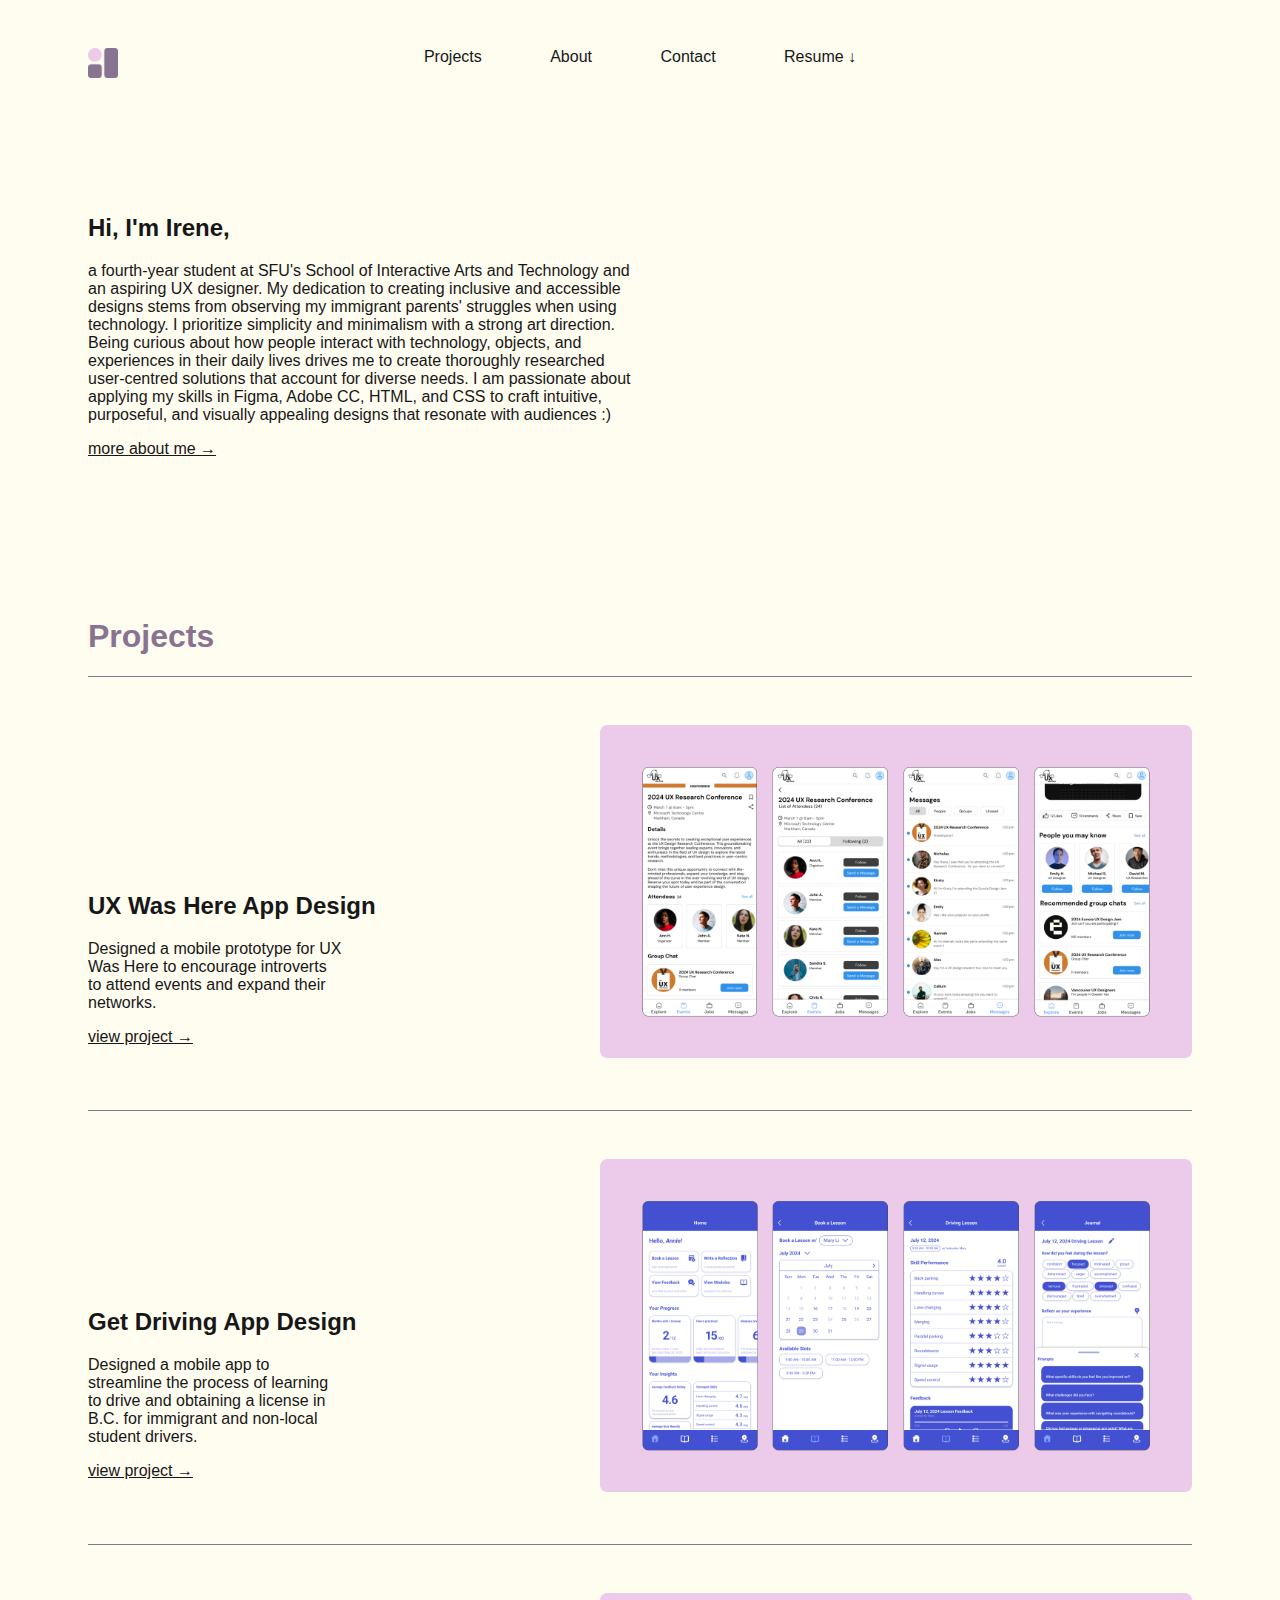
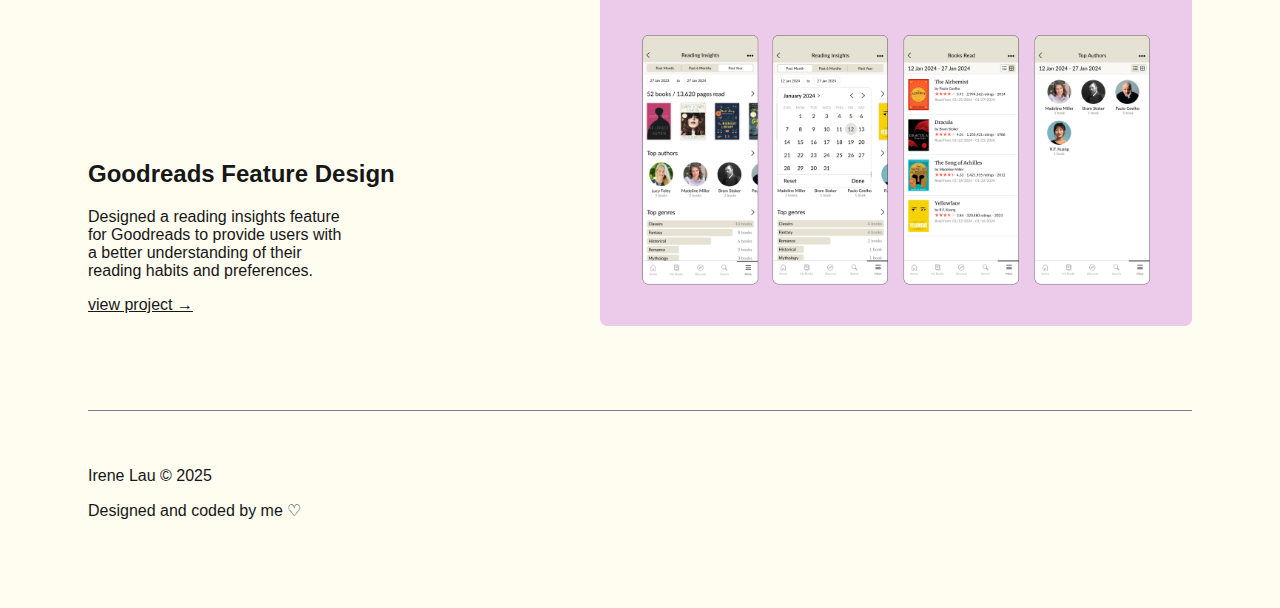
<file: index.html>
<!DOCTYPE html>
<html lang="en">
<head>
    <meta charset="UTF-8">
    <meta name="viewport" content="width=device-width, initial-scale=1.0">
    <title>Irene Lau | UX Designer</title>

    <!-- add icon to browser tab: https://www.w3schools.com/html/html_favicon.asp -->
    <link rel="icon" type="image/x-icon" href="img/site-logo.png">

    <link href="css/main.css" rel="stylesheet">
    <link href="https://fonts.cdnfonts.com/css/satoshi" rel="stylesheet">
</head>
<body>
    <div class = "menu">
        <ul>
            <li class = "logo-item"><a class="button-nav" href="index.html"><img src="img/site-logo.png" alt="Logo with initials IL." width="30"></a></li>
            <li><a class="button-nav" href="projects.html">Projects</a></li>
            <li><a class="button-nav" href="about.html">About</a></li>
            <li><a class="button-nav" href="contact.html">Contact</a></li>
            <li><a class="button-nav" href = "https://drive.google.com/file/d/178QmvNv8iZW552TYQvbDWBPIrirCzliX/view?usp=sharing" download>Resume ↓</a></li>
        </ul>
    </div>

    <div class="main-content">
        <div class = "bio">
            <h2>Hi, I'm Irene,</h2>
            <p>a fourth-year student at SFU's School of Interactive Arts and Technology and an aspiring UX designer. My dedication to creating inclusive and accessible designs stems from observing my immigrant parents' struggles when using technology. I prioritize simplicity and minimalism with a strong art direction. Being curious about how people interact with technology, objects, and experiences in their daily lives drives me to create thoroughly researched user-centred solutions that account for diverse needs. I am passionate about applying my skills in Figma, Adobe CC, HTML, and CSS to craft intuitive, purposeful, and visually appealing designs that resonate with audiences :&rpar;</p>
            <p><a class="in-text-link" href="about.html">more about me →</a></p>
        </div>

        <h1>Projects</h1>

        <div class = "projects">

            <!-- proj 1 -->
            <div class ="project-listing">
                <div class ="project-content">
                    <h2>UX Was Here App Design</h2>
                    <p>Designed a mobile prototype for UX Was Here to encourage introverts to attend events and expand their networks.</p>
                    <p><a class = "in-text-link" href = "project1.html">view project →</a></p>
                </div>
                <div class = "project-listing-img">
                    <a href="project1.html">
                        <img src="img/ux-was-here.png" alt="Mockups of a mobile app design for UX Was Here.">
                    </a>
                </div>
            </div>

            <!-- proj 3 -->
            <div class ="project-listing">
                <div class ="project-content">
                    <h2>Get Driving App Design</h2>
                    <p>Designed a mobile app to streamline the process of learning to drive and obtaining a license in B.C. for immigrant and non-local student drivers.</p>
                    <p><a class = "in-text-link" href = "project3.html">view project →</a></p>
                </div>
                <div class = "project-listing-img">
                    <a href="project3.html">
                        <img src="img/get-driving.png" alt="Mockups of a driving mobile app design to help students.">
                    </a>
                </div>
            </div>

            <!-- proj 2 -->
            <div class ="project-listing">
                <div class ="project-content">
                    <h2>Goodreads Feature Design</h2>
                    <p>Designed a reading insights feature for Goodreads to provide users with a better understanding of their reading habits and preferences.</p>
                    <p><a class = "in-text-link" href = "project2.html">view project →</a></p>
                </div>
                <div class = "project-listing-img">
                    <a href="project2.html">
                        <img src="img/goodreads.png" alt="Mockups of a mobile app feature design for Goodreads.">
                    </a>
                </div>
            </div>

        </div>
    </div>

    <footer>
        <ul>
            <li><p>Irene Lau © 2025</p></li>
            <li><p>Designed and coded by me ♡</p></li>
        </ul>
    </footer>
    
</body>
</html>
</file>
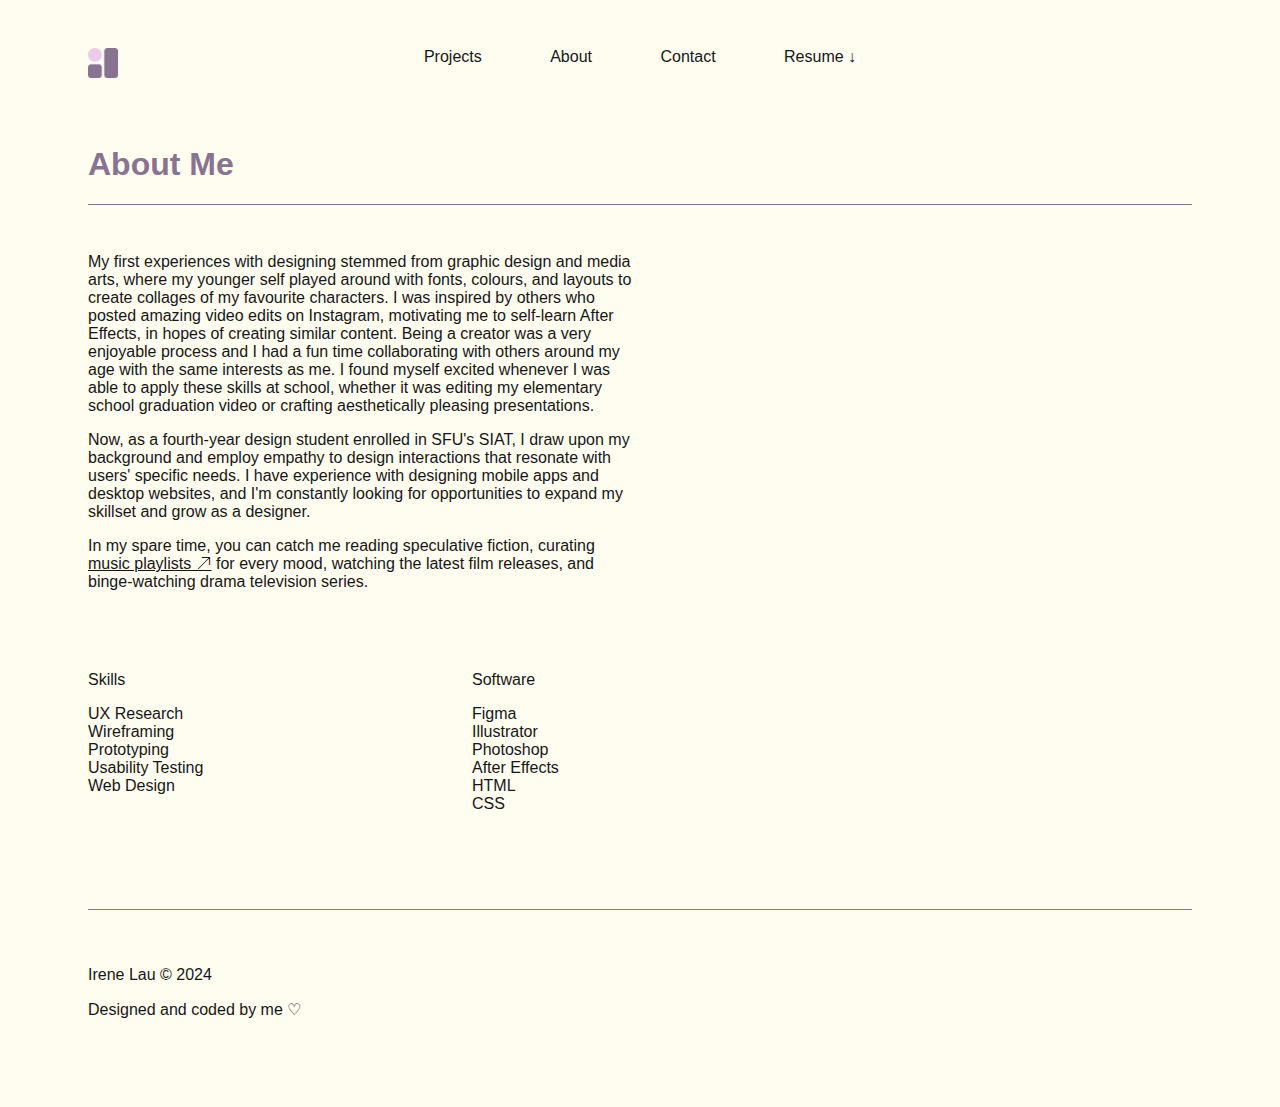
<file: about.html>
<!DOCTYPE html>
<html lang="en">
<head>
    <meta charset="UTF-8">
    <meta name="viewport" content="width=device-width, initial-scale=1.0">
    <title>Irene Lau | UX Designer</title>

    <link rel="icon" type="image/x-icon" href="img/site-logo.png">

    <link href="css/main.css" rel="stylesheet">
    <link href="https://fonts.cdnfonts.com/css/satoshi" rel="stylesheet">
</head>
<body>
    <div class = "menu">
        <ul>
            <li class = "logo-item"><a class="button-nav" href="index.html"><img src="img/site-logo.png" alt="Logo with initials IL." width="30"></a></li>
            <li><a class="button-nav" href="projects.html">Projects</a></li>
            <li><a class="button-nav" href="about.html">About</a></li>
            <li><a class="button-nav" href="contact.html">Contact</a></li>
            <li><a class="button-nav" href = "https://drive.google.com/file/d/178QmvNv8iZW552TYQvbDWBPIrirCzliX/view?usp=sharing" download>Resume ↓</a></li>
        </ul>
    </div>

    <div class="main-content">


        <h1>About Me</h1>
            <div class = "projects">
                <p>My first experiences with designing stemmed from graphic design and media arts, where my younger self played around with fonts, colours, and layouts to create collages of my favourite characters.  I was inspired by others who posted amazing video edits on Instagram, motivating me to self-learn After Effects, in hopes of creating similar content.  Being a creator was a very enjoyable process and I had a fun time collaborating with others around my age with the same interests as me.  I found myself excited whenever I was able to apply these skills at school, whether it was editing my elementary school graduation video or crafting aesthetically pleasing presentations.

                <p>Now, as a fourth-year design student enrolled in SFU's SIAT, I draw upon my background and employ empathy to design interactions that resonate with users' specific needs.  I have experience with designing mobile apps and desktop websites, and I'm constantly looking for opportunities to expand my skillset and grow as a designer.</p>
                    
                <p>In my spare time, you can catch me reading speculative fiction, curating <a class = "in-text-link" href = "https://open.spotify.com/playlist/53nVZcbMKJAGqotCA5DziF?si=2c4ca91edb36472d">music playlists 🡥</a> for every mood, watching the latest film releases, and binge-watching drama television series.</p>

            </div>

        <div class="about-skills">
            <div class="info-item-about">
                <div class = "bold-paragraph">
                    <p>Skills<p>
                </div>
                <p>UX Research<br>Wireframing<br>Prototyping<br>Usability Testing<br>Web Design</p>
            </div>
            <div class="info-item-about">
                <div class = "bold-paragraph">
                    <p>Software<p>
                </div>
                <p>Figma<br>Illustrator<br>Photoshop<br>After Effects<br>HTML<br>CSS</p>
            </div>
        </div>
    </div>

    <footer>
        <ul>
            <li><p>Irene Lau © 2024</p></li>
            <li><p>Designed and coded by me ♡</p></li>
        </ul>
    </footer>
    
</body>
</html>
</file>
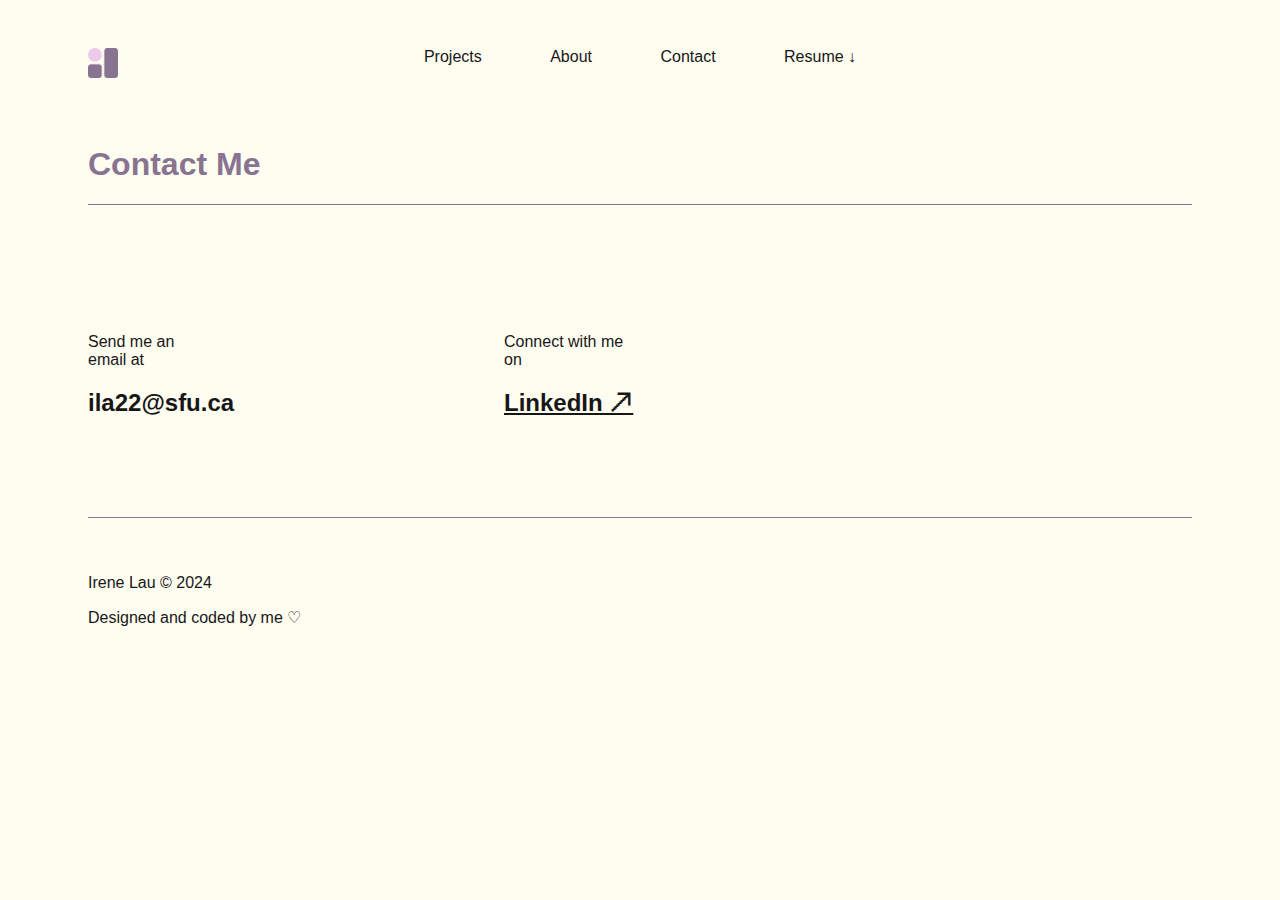
<file: contact.html>
<!DOCTYPE html>
<html lang="en">
<head>
    <meta charset="UTF-8">
    <meta name="viewport" content="width=device-width, initial-scale=1.0">
    <title>Irene Lau | UX Designer</title>
    
    <link rel="icon" type="image/x-icon" href="img/site-logo.png">

    <link href="css/main.css" rel="stylesheet">
    <link href="https://fonts.cdnfonts.com/css/satoshi" rel="stylesheet">
</head>
<body>
    <div class = "menu">
        <ul>
            <li class = "logo-item"><a class="button-nav" href="index.html"><img src="img/site-logo.png" alt="Logo with initials IL." width="30"></a></li>
            <li><a class="button-nav" href="projects.html">Projects</a></li>
            <li><a class="button-nav" href="about.html">About</a></li>
            <li><a class="button-nav" href="contact.html">Contact</a></li>
            <!-- download resume https://www.w3schools.com/tags/att_a_download.asp -->
            <li><a class="button-nav" href = "https://drive.google.com/file/d/178QmvNv8iZW552TYQvbDWBPIrirCzliX/view?usp=sharing" download>Resume ↓</a></li>
        </ul>
    </div>

    <div class="main-content">
        <h1>Contact Me</h1>
        <div class = "projects">
            <div class ="contact-main">
                <div class="info-item-about">
                    <p>Send me an email at</p>
                    <h2>ila22@sfu.ca</h2>
                </div>
                <div class="info-item-about">
                    <p>Connect with me on</p>
                    <h2><a class = "in-text-link" href = "https://www.linkedin.com/in/irene-lau-11639a202/">LinkedIn 🡥</a></h2>
                </div>
            </div>
        </div>
    </div>

    <footer>
        <ul>
            <li><p>Irene Lau © 2024</p></li>
            <li><p>Designed and coded by me ♡</p></li>
        </ul>
    </footer>
    
</body>
</html>
</file>
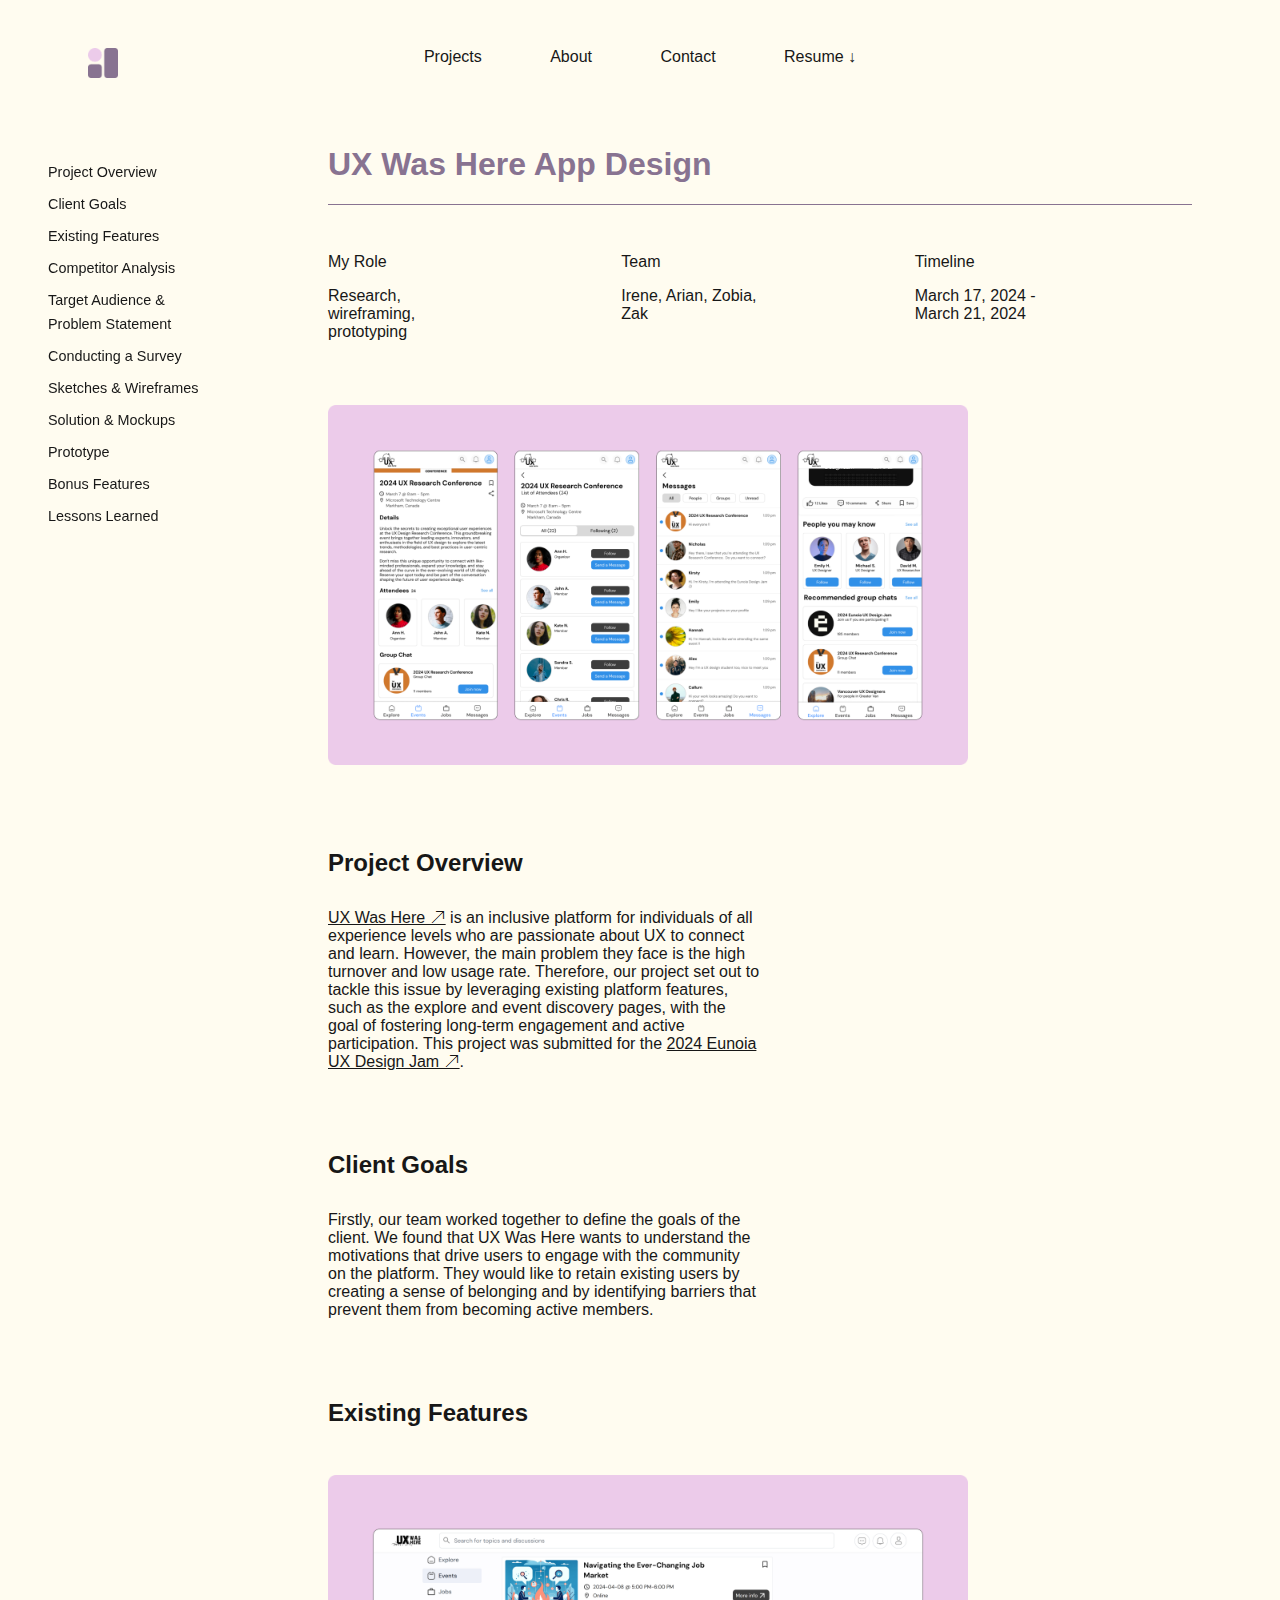
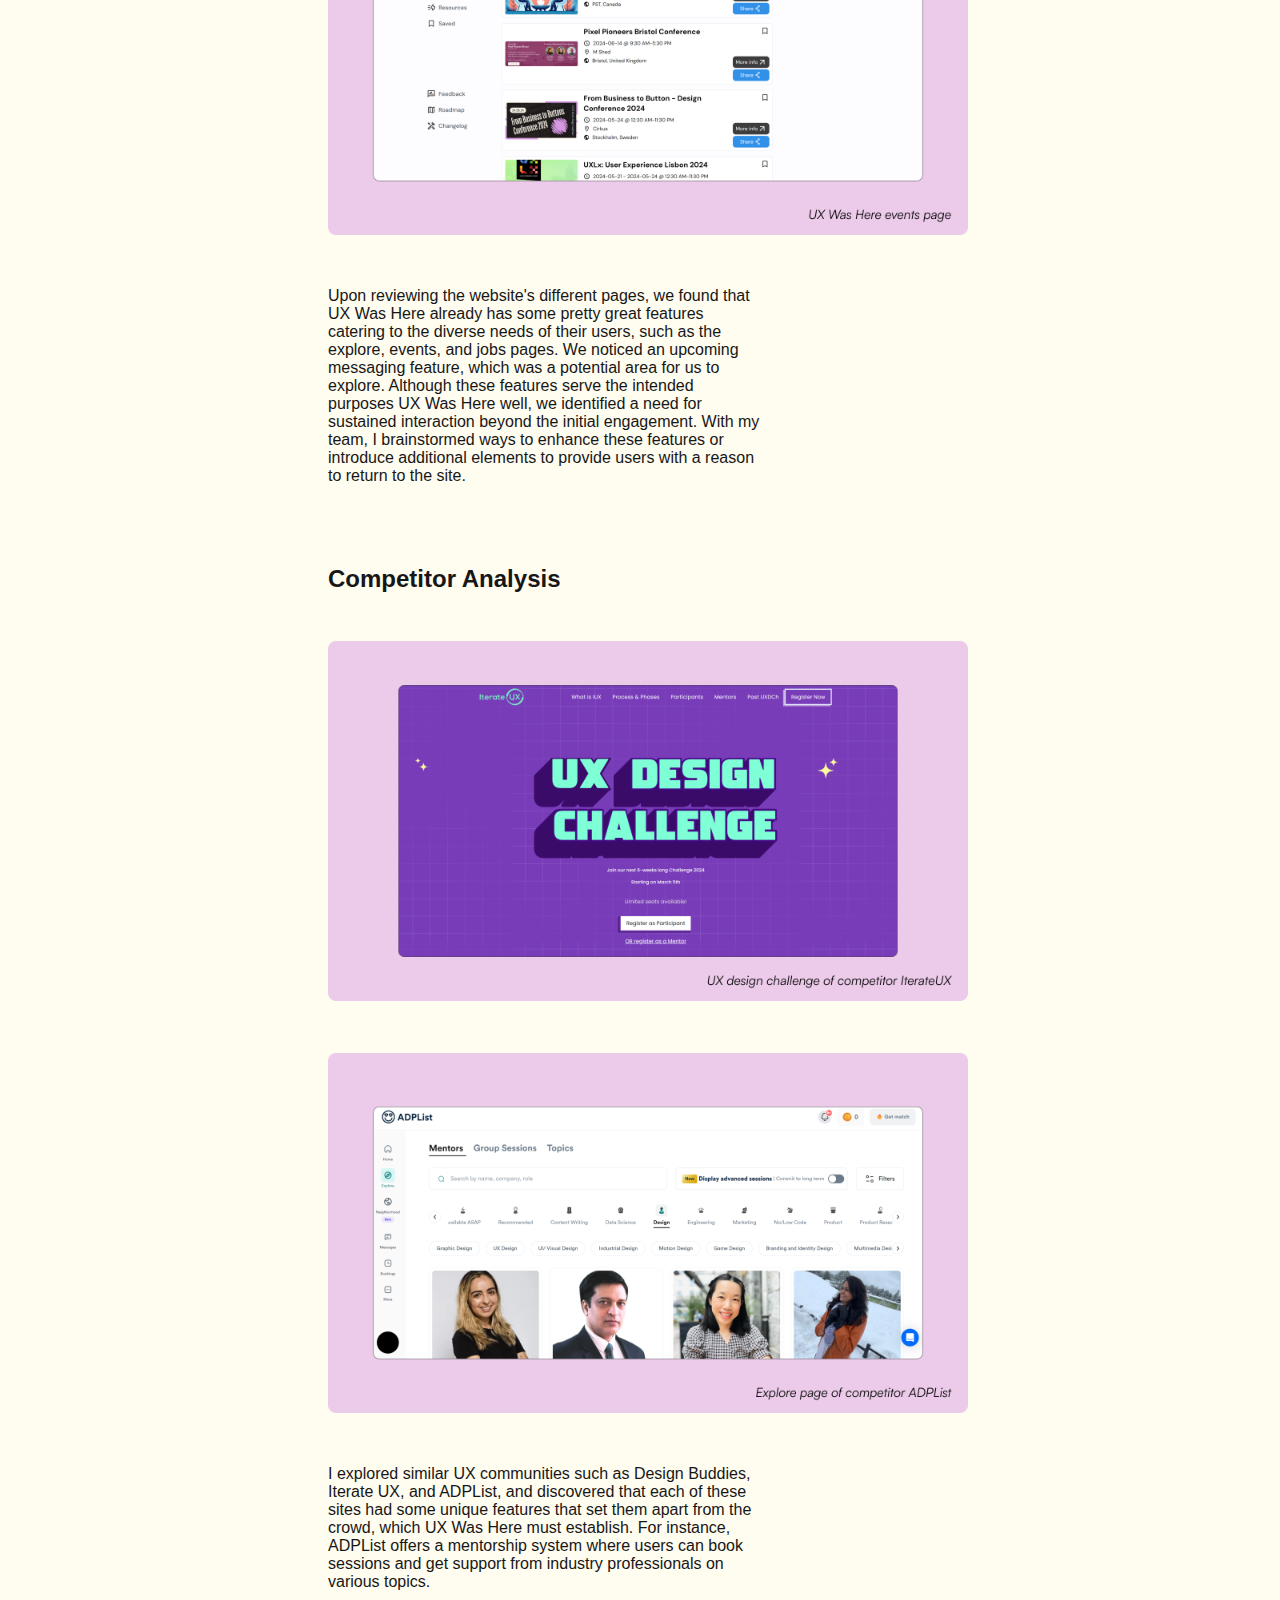
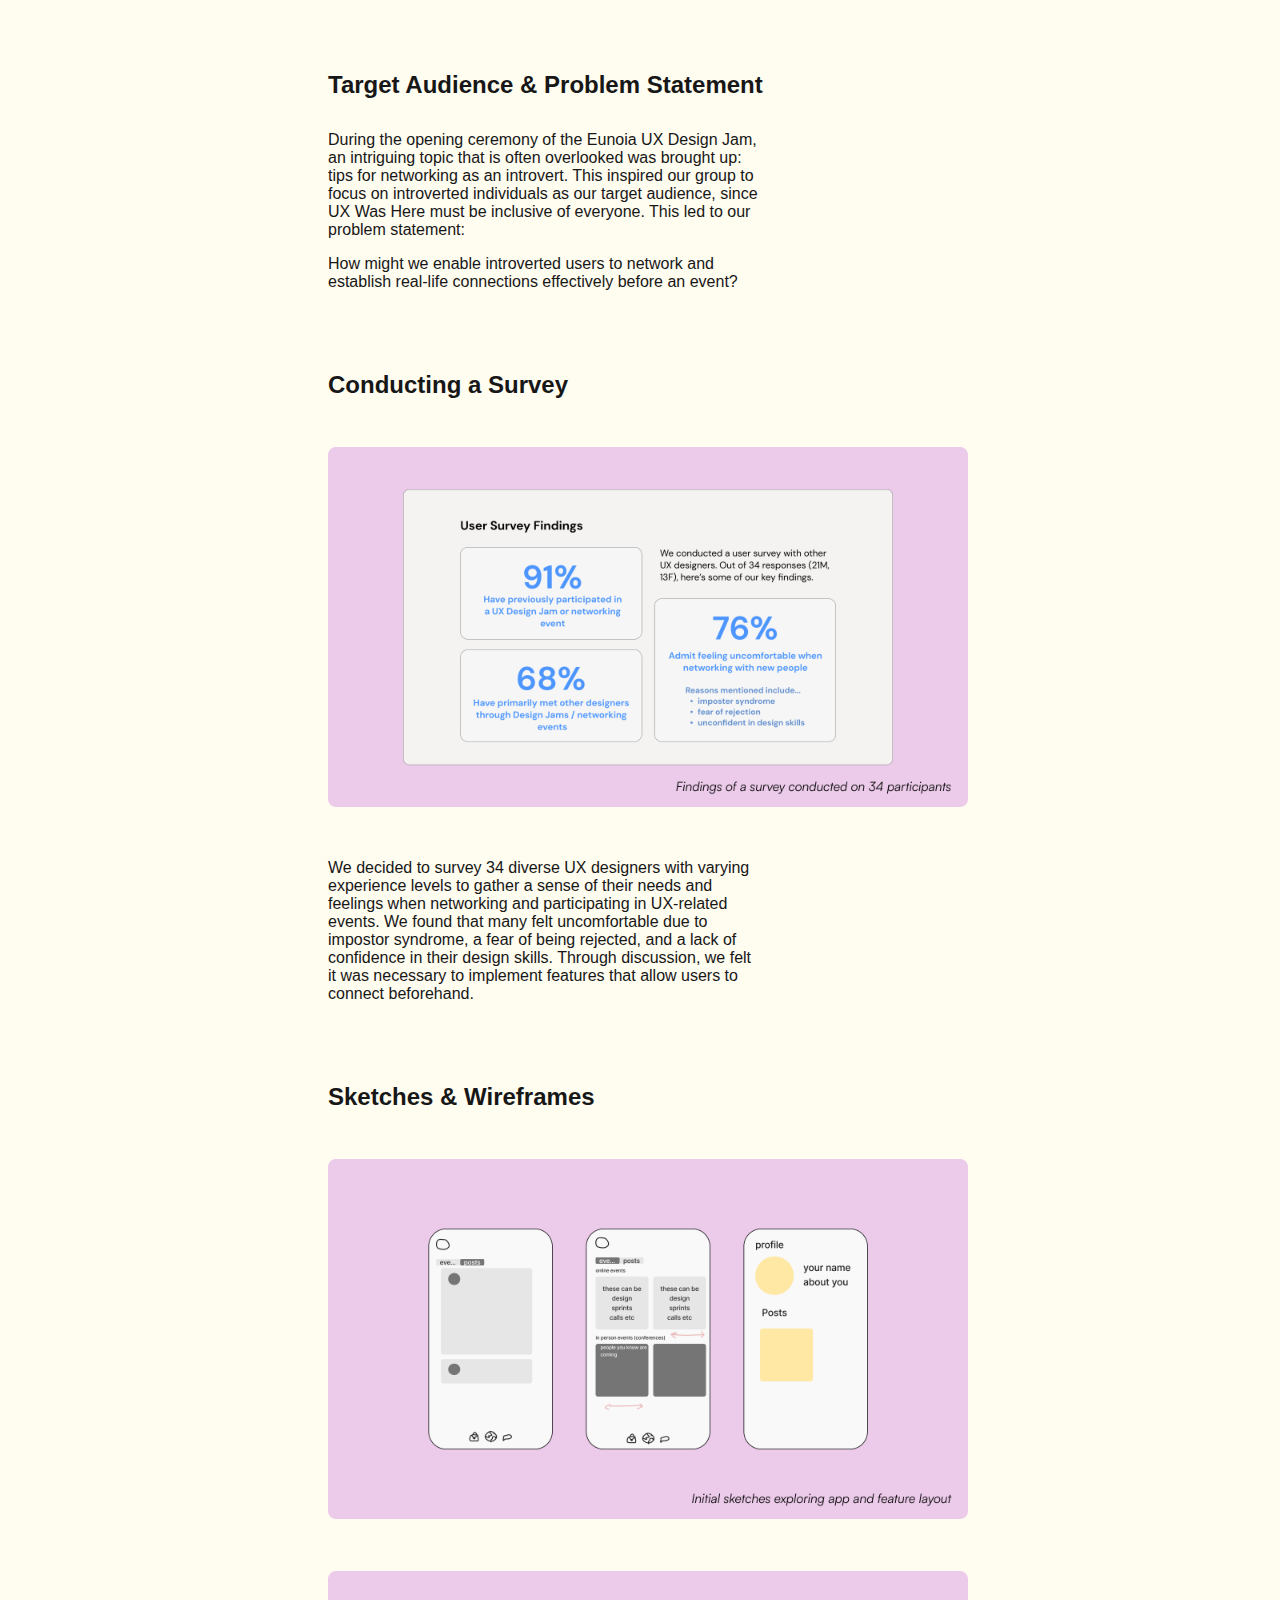
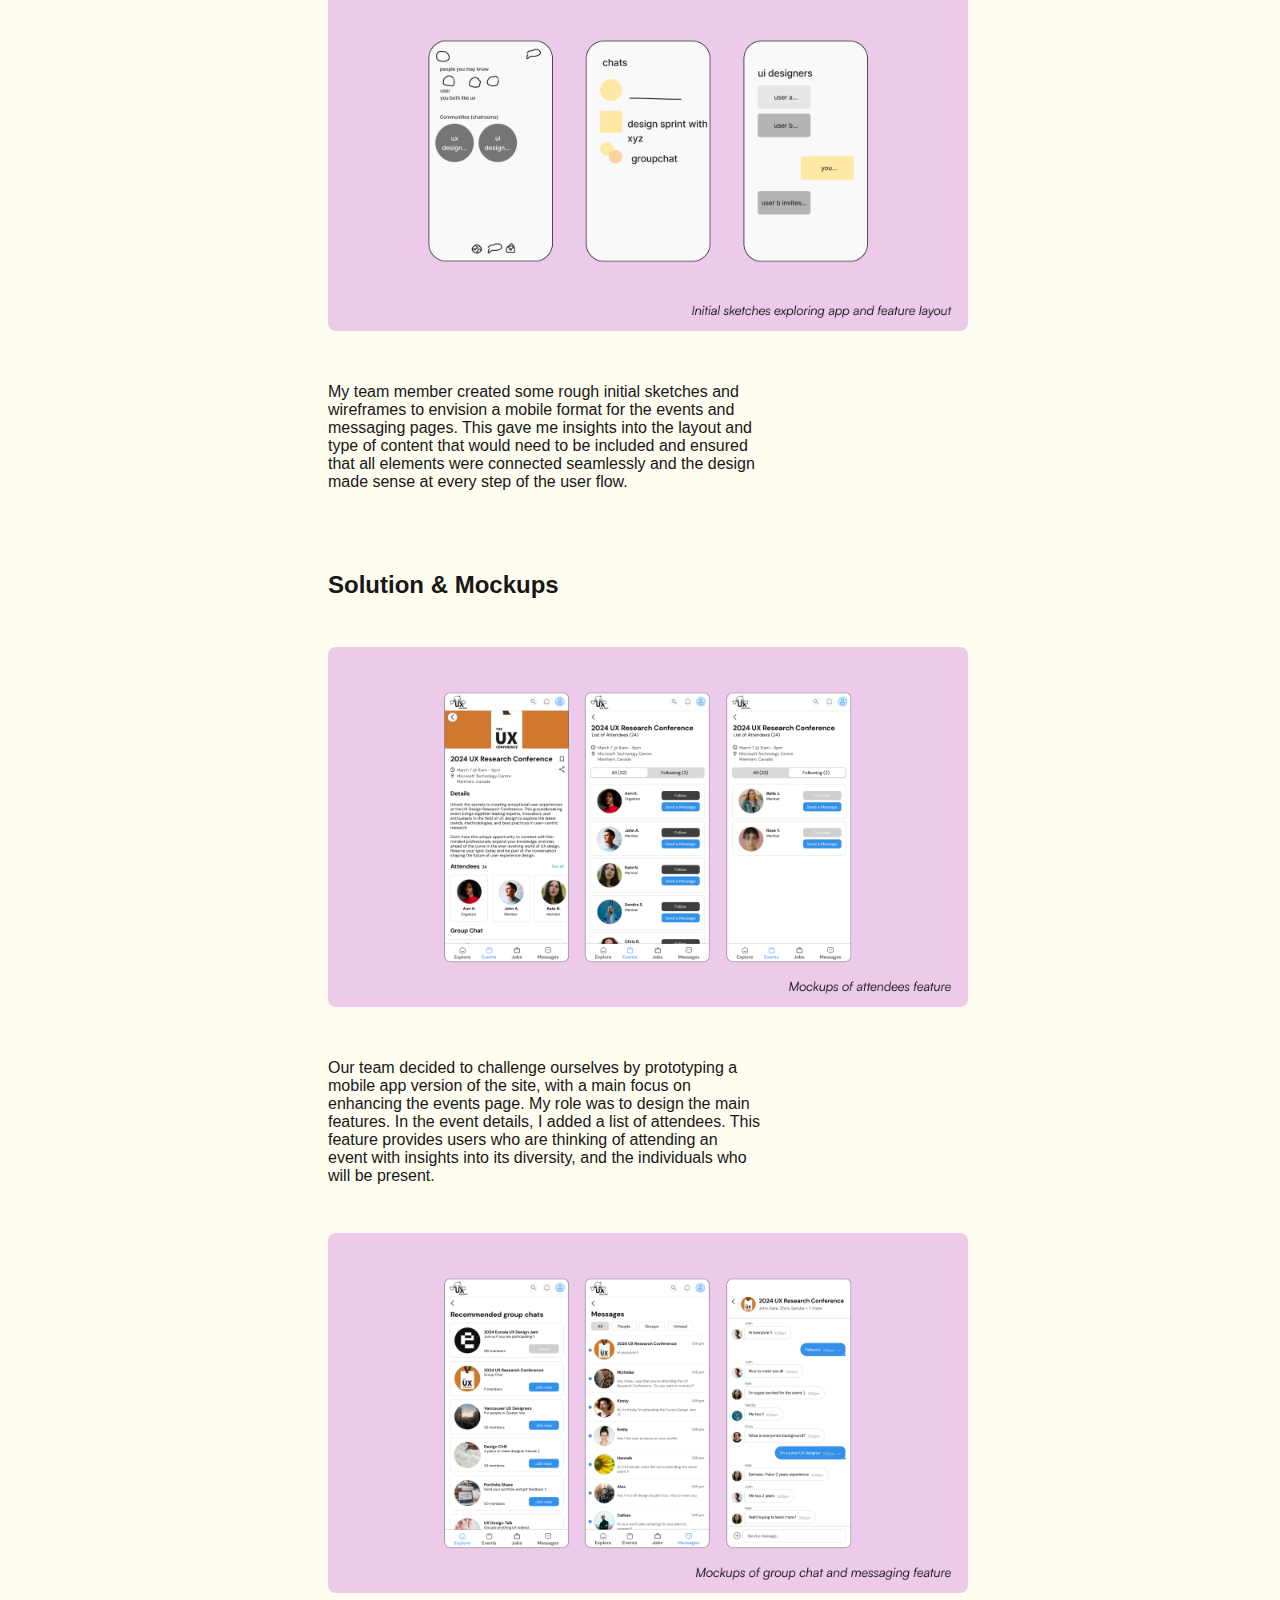
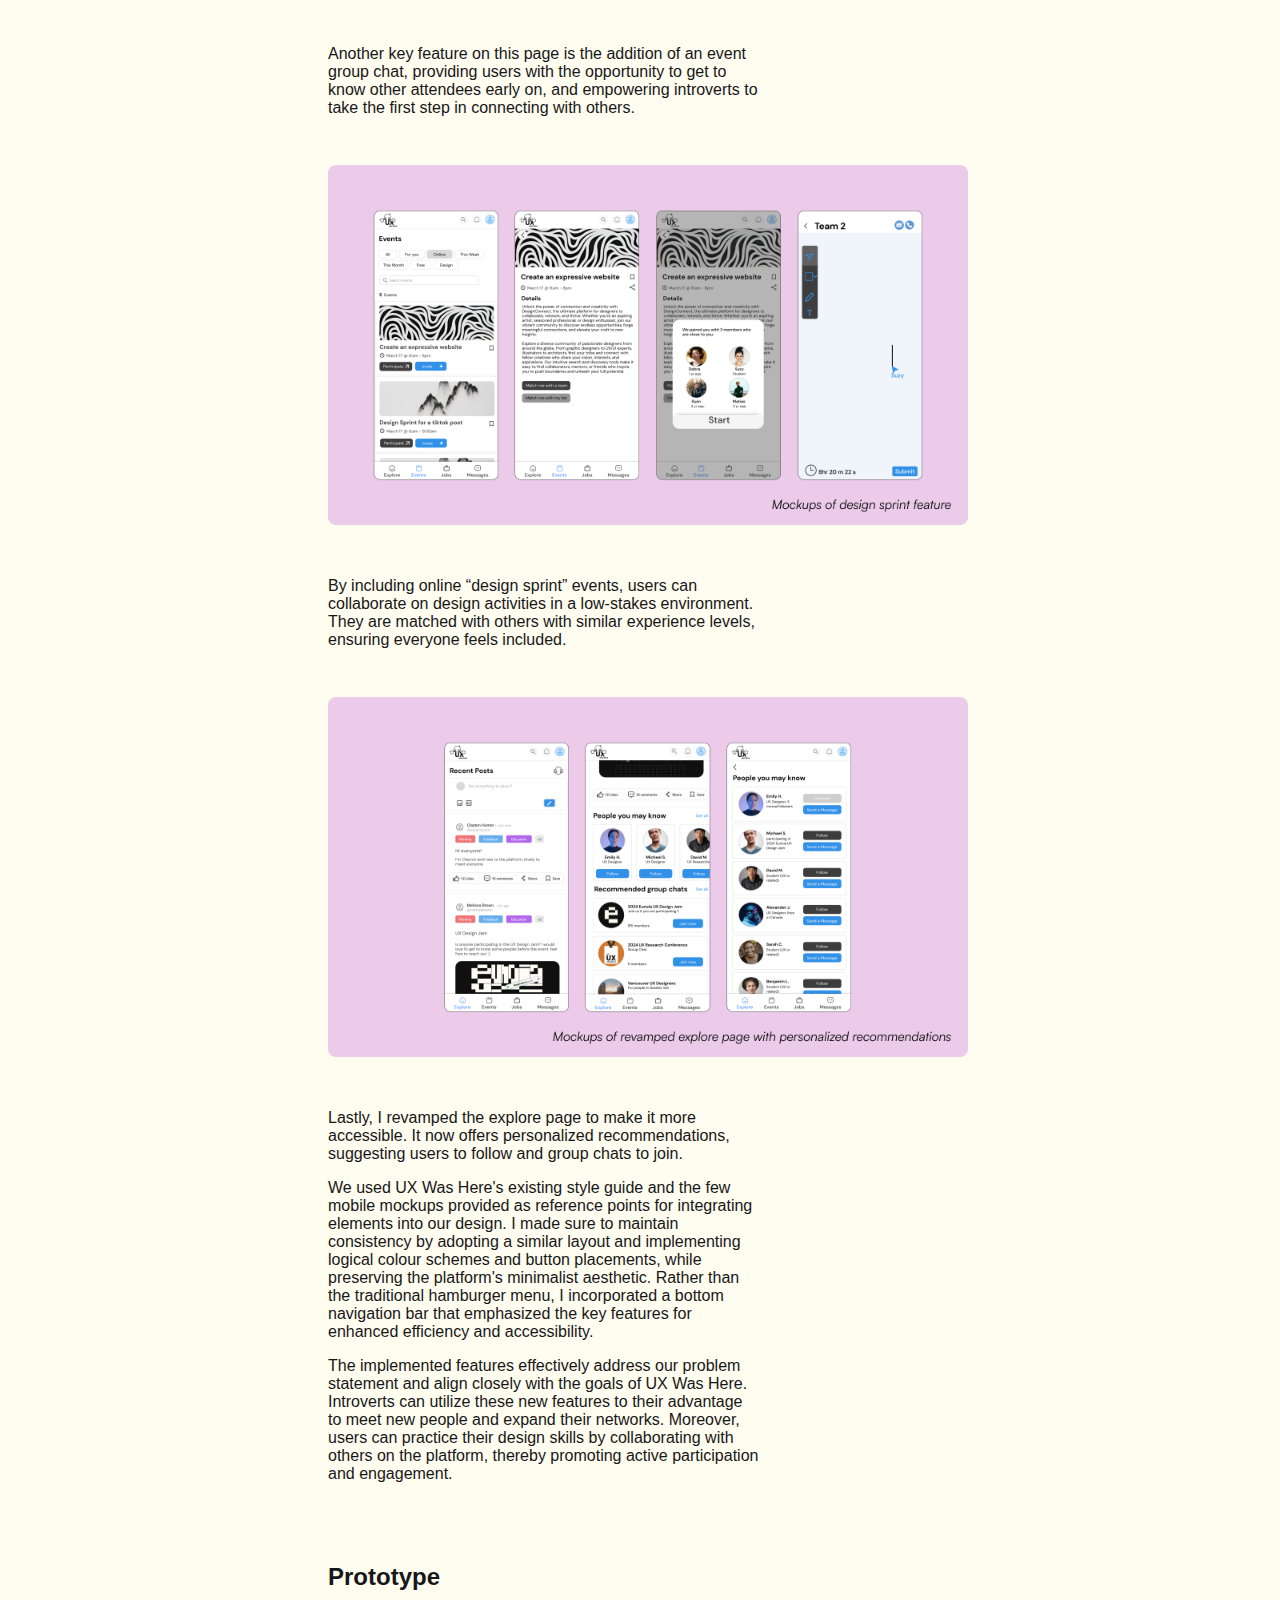
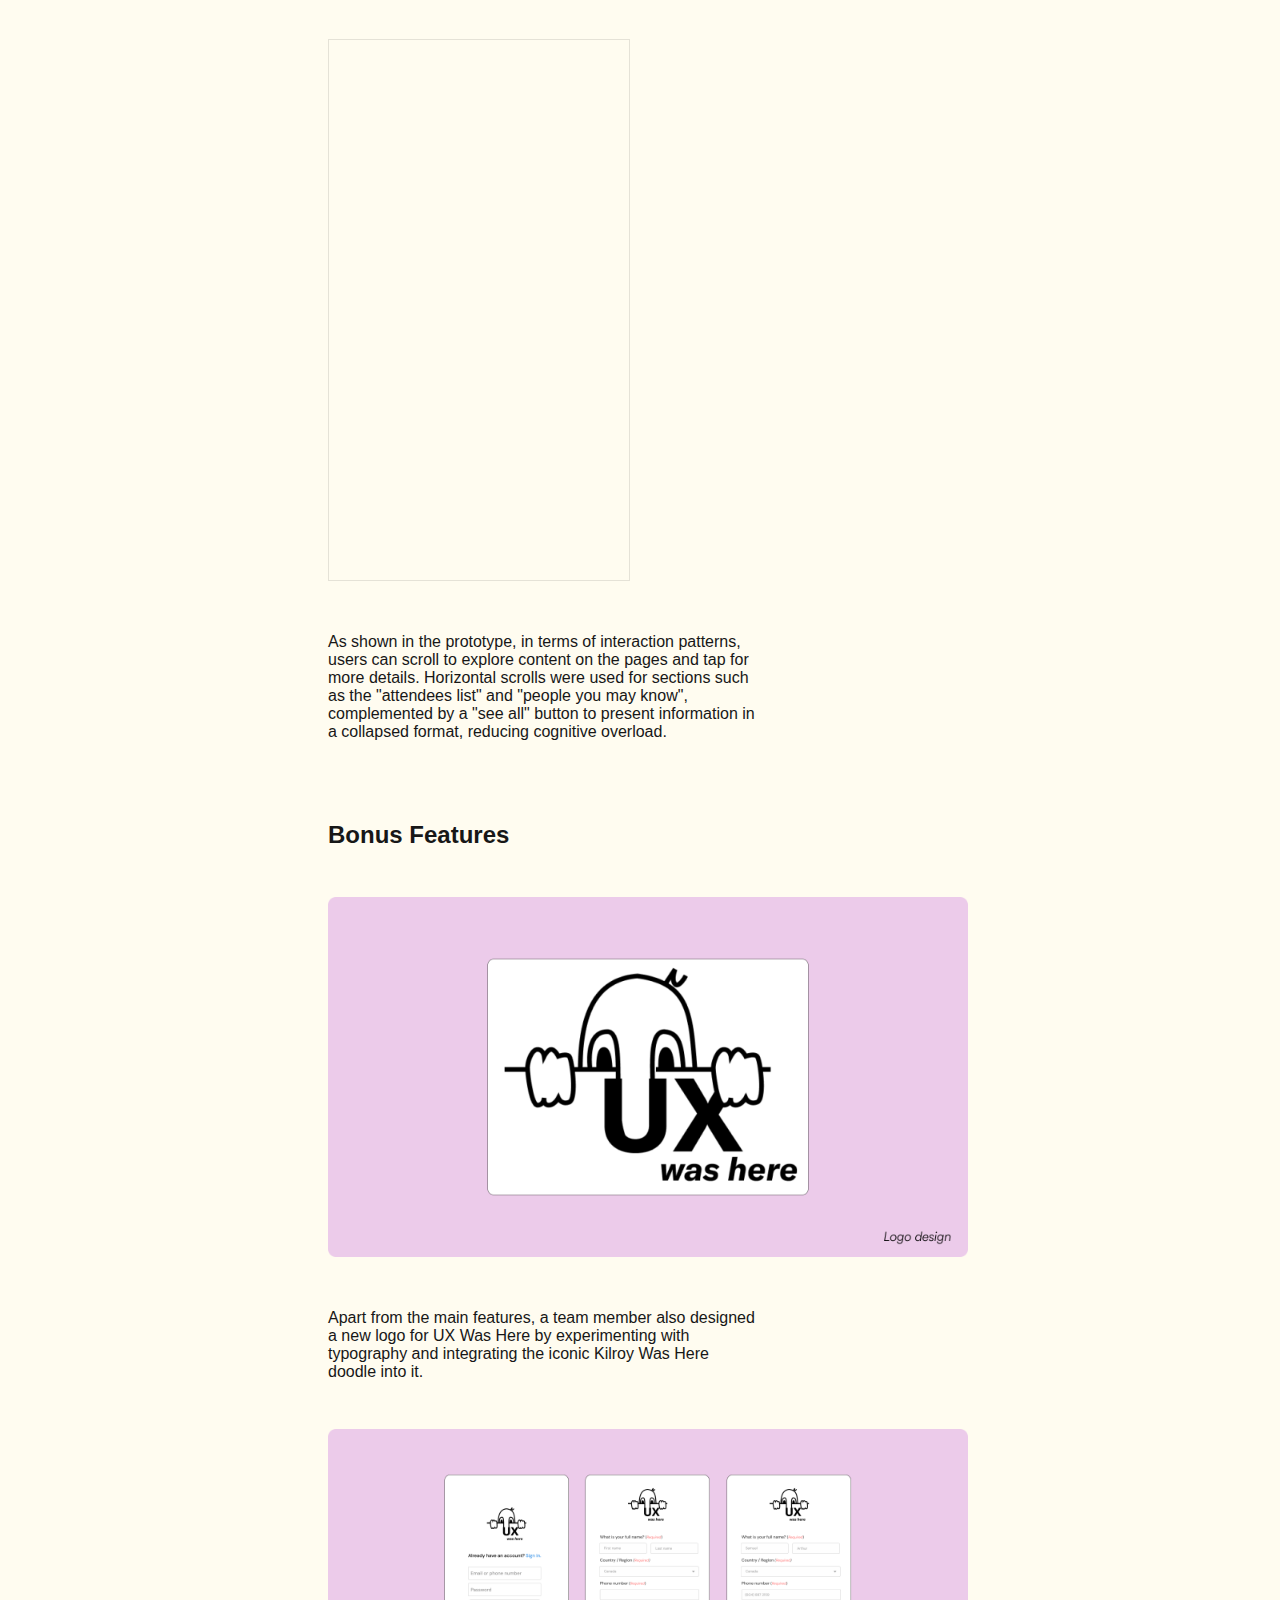
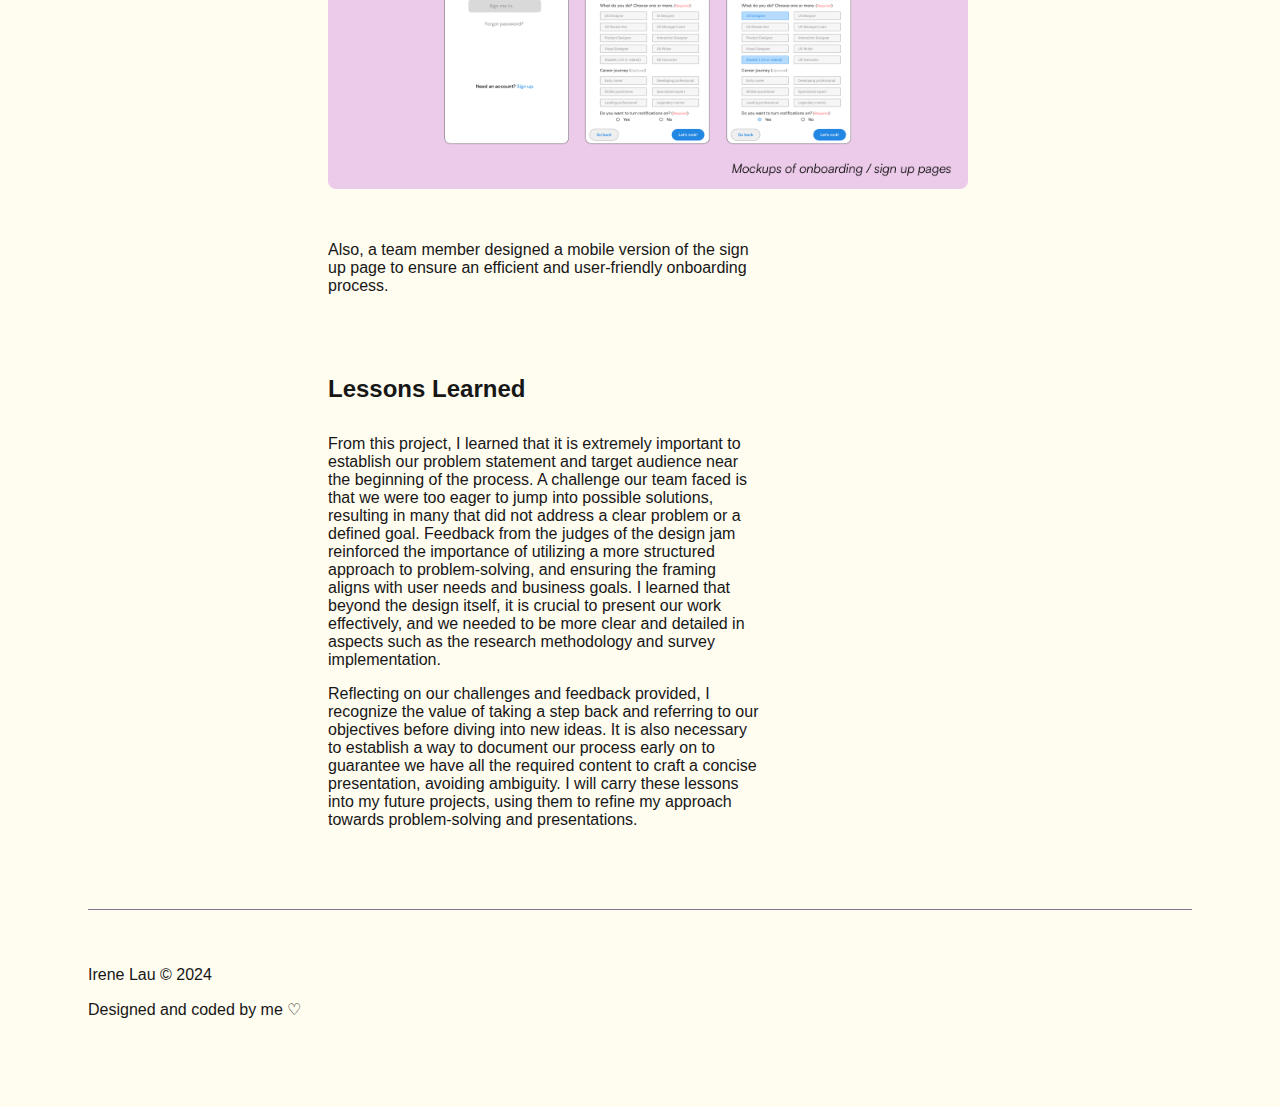
<file: project1.html>
<!DOCTYPE html>
<html lang="en">
<head>
    <meta charset="UTF-8">
    <meta name="viewport" content="width=device-width, initial-scale=1.0">
    <title>Irene Lau | UX Designer</title>

    <link rel="icon" type="image/x-icon" href="img/site-logo.png">

    <link href="css/main.css" rel="stylesheet">
    <link href="https://fonts.cdnfonts.com/css/satoshi" rel="stylesheet">
</head>
<body>
    <div class = "menu">
        <ul>
            <li class = "logo-item"><a class="button-nav" href="index.html"><img src="img/site-logo.png" alt="Logo with initials IL." width="30"></a></li>
            <li><a class="button-nav" href="projects.html">Projects</a></li>
            <li><a class="button-nav" href="about.html">About</a></li>
            <li><a class="button-nav" href="contact.html">Contact</a></li>
            <li><a class="button-nav" href = "https://drive.google.com/file/d/178QmvNv8iZW552TYQvbDWBPIrirCzliX/view?usp=sharing" download>Resume ↓</a></li>
        </ul>
    </div>

    <div class = "side-menu">
        <ul>
          <li><a class="button-nav" href="#project-overview">Project Overview</a></li>
          <li><a class="button-nav" href="#client-goals">Client Goals</a></li>
          <li><a class="button-nav" href="#existing-features">Existing Features</a></li>
          <li><a class="button-nav" href="#competitor-analysis">Competitor Analysis</a></li>
          <li><a class="button-nav" href="#audience-problem">Target Audience & Problem Statement</a></li>
          <li><a class="button-nav" href="#survey">Conducting a Survey</a></li>
          <li><a class="button-nav" href="#wireframes">Sketches & Wireframes</a></li>
          <li><a class="button-nav" href="#solution">Solution & Mockups</a></li>
          <li><a class="button-nav" href="#prototype">Prototype</a></li>
          <li><a class="button-nav" href="#bonus">Bonus Features</a></li>
          <li><a class="button-nav" href="#lessons">Lessons Learned</a></li>
        </ul>
          
    </div>

    <div class="project-main-content">

        <h1>UX Was Here App Design</h1>

        <div class = "projects">

            <div class="project-info-card">
                <div class="info-item">
                    <div class = "bold-paragraph">
                        <p>My Role<p>
                    </div>
                  <p>Research, wireframing, prototyping</p>
                </div>
                <div class="info-item">
                    <div class = "bold-paragraph">
                        <p>Team<p>
                    </div>
                  <p>Irene, Arian, Zobia, Zak</p>
                </div>
                <div class="info-item">
                    <div class = "bold-paragraph">
                        <p>Timeline<p>
                    </div>
                  <p>March 17, 2024 - March 21, 2024</p>
                </div>
            </div>

            <div class = "project-img">
                <img src="img/ux-was-here.png" alt="Mockup screens of our design.">
            </div>

            <section id = project-overview>
                <h2>Project Overview</h2>
                <p><a class = "in-text-link" href = "https://uxwashere.com/">UX Was Here 🡥</a> is an inclusive platform for individuals of all experience levels who are passionate about UX to connect and learn. However, the main problem they face is the high turnover and low usage rate. Therefore, our project set out to tackle this issue by leveraging existing platform features, such as the explore and event discovery pages, with the goal of fostering long-term engagement and active participation.  This project was submitted for the <a class = "in-text-link" href = "https://eunoiadesign.ca/">2024 Eunoia UX Design Jam 🡥</a>.</p>
            </section>

            <section id="client-goals">
                <h2>Client Goals</h2>
                <p>Firstly, our team worked together to define the goals of the client. We found that UX Was Here wants to understand the motivations that drive users to engage with the community on the platform. They would like to retain existing users by creating a sense of belonging and by identifying barriers that prevent them from becoming active members.</p>
            </section>

            <section id = existing-features>
                <h2>Existing Features</h2>
                <div class = "project-img">
                    <img src="img/ux-was-here-events.png" alt="UX Was Here's Events page, displaying a few events, their dates, and option to share or view more info.">
                </div>

                <p>Upon reviewing the website's different pages, we found that UX Was Here already has some pretty great features catering to the diverse needs of their users, such as the explore, events, and jobs pages. We noticed an upcoming messaging feature, which was a potential area for us to explore. Although these features serve the intended purposes UX Was Here well, we identified a need for sustained interaction beyond the initial engagement.  With my team, I brainstormed ways to enhance these features or introduce additional elements to provide users with a reason to return to the site.</p> 
            </section>

            <section id="competitor-analysis">
                <h2>Competitor Analysis</h2>

                <div class = "project-img">
                    <img src="img/competitors-2.png" alt="IterateUX's website home page for their design challenge event.">
                </div>

                <div class = "project-img">
                    <img src="img/competitors-1.png" alt="ADPList's mentors page, showcasing the ability to connect with mentors in various fields.">
                </div>

                <p>I explored similar UX communities such as Design Buddies, Iterate UX, and ADPList, and discovered that each of these sites had some unique features that set them apart from the crowd, which UX Was Here must establish. For instance, ADPList offers a mentorship system where users can book sessions and get support from industry professionals on various topics.</p>
            </section>

            <section id="audience-problem">
                <h2>Target Audience & Problem Statement</h2>
                <p>During the opening ceremony of the Eunoia UX Design Jam, an intriguing topic that is often overlooked was brought up: tips for networking as an introvert.  This inspired our group to focus on introverted individuals as our target audience, since UX Was Here must be inclusive of everyone.  This led to our problem statement:</p>

                <p>How might we enable introverted users to network and establish real-life connections effectively before an event?</p>
            </section>

            <section id="survey">
                <h2>Conducting a Survey</h2>

                <div class = "project-img">
                    <img src="img/survey.png" alt="ADPList's mentors page, showcasing the ability to connect with mentors in various fields.">
                </div>

                <p>We decided to survey 34 diverse UX designers with varying experience levels to gather a sense of their needs and feelings when networking and participating in UX-related events. We found that many felt uncomfortable due to impostor syndrome, a fear of being rejected, and a lack of confidence in their design skills. Through discussion, we felt it was necessary to implement features that allow users to connect beforehand.</p>
            </section>


            <section id="wireframes">
                <h2>Sketches & Wireframes</h2>

                <div class = "project-img">
                    <img src="img/sketches-wireframes-1.png" alt="Initial wireframes for our design, showcasing the events and messaging page.">
                </div>

                <div class = "project-img">
                    <img src="img/sketches-wireframes-2.png" alt="Initial wireframes for our design, showcasing the events and messaging page.">
                </div>

                <p>My team member created some rough initial sketches and wireframes to envision a mobile format for the events and messaging pages. This gave me insights into the layout and type of content that would need to be included and ensured that all elements were connected seamlessly and the design made sense at every step of the user flow.</p>
            </section>

            <section id="solution">
                <h2>Solution & Mockups</h2>

                <div class = "project-img">
                    <img src="img/solution-attendees.png" alt="Mockups for events page, showing a list of attendees.">
                </div>

                <p>Our team decided to challenge ourselves by prototyping a mobile app version of the site, with a main focus on enhancing the events page. My role was to design the main features. In the event details, I added a list of attendees. This feature provides users who are thinking of attending an event with insights into its diversity, and the individuals who will be present.</p>

                <div class = "project-img">
                    <img src="img/solution-group-chat.png" alt="Mockups for group chats page, showing recommended group chats and the messaging feature.">
                </div>

                <p>Another key feature on this page is the addition of an event group chat, providing users with the opportunity to get to know other attendees early on, and empowering introverts to take the first step in connecting with others.</p>

                <div class = "project-img">
                    <img src="img/solution-design-sprint.png" alt="Mockups for design sprint events page, showing the ability for individuals to connect and collaborate in a team based on their experience level and skills.">
                </div>

                <p>By including online “design sprint” events, users can collaborate on design activities in a low-stakes environment. They are matched with others with similar experience levels, ensuring everyone feels included.</p>

                <div class = "project-img">
                    <img src="img/solution-explore.png" alt="Mockups for explore page, showing the different sections, and the people you may know page.">
                </div>

                <p>Lastly, I revamped the explore page to make it more accessible. It now offers personalized recommendations, suggesting users to follow and group chats to join.</p>

                <p>We used UX Was Here's existing style guide and the few mobile mockups provided as reference points for integrating elements into our design. I made sure to maintain consistency by adopting a similar layout and implementing logical colour schemes and button placements, while preserving the platform's minimalist aesthetic. Rather than the traditional hamburger menu, I incorporated a bottom navigation bar that emphasized the key features for enhanced efficiency and accessibility.</p>

                <p>The implemented features effectively address our problem statement and align closely with the goals of UX Was Here. Introverts can utilize these new features to their advantage to meet new people and expand their networks. Moreover, users can practice their design skills by collaborating with others on the platform, thereby promoting active participation and engagement.</p>
            </section>

            <section id="prototype">
                <h2>Prototype</h2>

                <div class = "project-img">
                    <iframe style="border: 1px solid rgba(0, 0, 0, 0.1);" height="540" src="https://www.figma.com/embed?embed_host=share&url=https%3A%2F%2Fwww.figma.com%2Fproto%2FwfrtvWNqGYVJlPeXwBDpq8%2FUX-Was-Here%3Ftype%3Ddesign%26node-id%3D7812-34777%26t%3DSmcy7yx61DNCwfFI-1%26scaling%3Dscale-down%26page-id%3D1115%253A7687%26starting-point-node-id%3D7812%253A34777%26mode%3Ddesign" allowfullscreen></iframe>
                </div>

                <p>As shown in the prototype, in terms of interaction patterns, users can scroll to explore content on the pages and tap for more details.  Horizontal scrolls were used for sections such as the "attendees list" and "people you may know", complemented by a "see all" button to present information in a collapsed format, reducing cognitive overload.</p>
            </section>

            <section id="bonus">
                <h2>Bonus Features</h2>

                <div class = "project-img">
                    <img src="img/logo.png" alt="ADPList's mentors page, showcasing the ability to connect with mentors in various fields.">
                </div>

                <p>Apart from the main features, a team member also designed a new logo for UX Was Here by experimenting with typography and integrating the iconic Kilroy Was Here doodle into it.</p>

                <div class = "project-img">
                    <img src="img/bonus-features.png" alt="ADPList's mentors page, showcasing the ability to connect with mentors in various fields.">
                </div>

                <p>Also, a team member designed a mobile version of the sign up page to ensure an efficient and user-friendly onboarding process.</p>
            </section>

            <section id="lessons">
                <h2>Lessons Learned</h2>
                <p>From this project, I learned that it is extremely important to establish our problem statement and target audience near the beginning of the process.  A challenge our team faced is that we were too eager to jump into possible solutions, resulting in many that did not address a clear problem or a defined goal.  Feedback from the judges of the design jam reinforced the importance of utilizing a more structured approach to problem-solving, and ensuring the framing aligns with user needs and business goals.  I learned that beyond the design itself, it is crucial to present our work effectively, and we needed to be more clear and detailed in aspects such as the research methodology and survey implementation.</p>

                <p>Reflecting on our challenges and feedback provided, I recognize the value of taking a step back and referring to our objectives before diving into new ideas.  It is also necessary to establish a way to document our process early on to guarantee we have all the required content to craft a concise presentation, avoiding ambiguity.  I will carry these lessons into my future projects, using them to refine my approach towards problem-solving and presentations.</p>
            </section>

        </div>
    </div>
    
    <footer>
        <ul>
            <li><p>Irene Lau © 2024</p></li>
            <li><p>Designed and coded by me ♡</p></li>
        </ul>
    </footer>

</body>
</html>
</file>
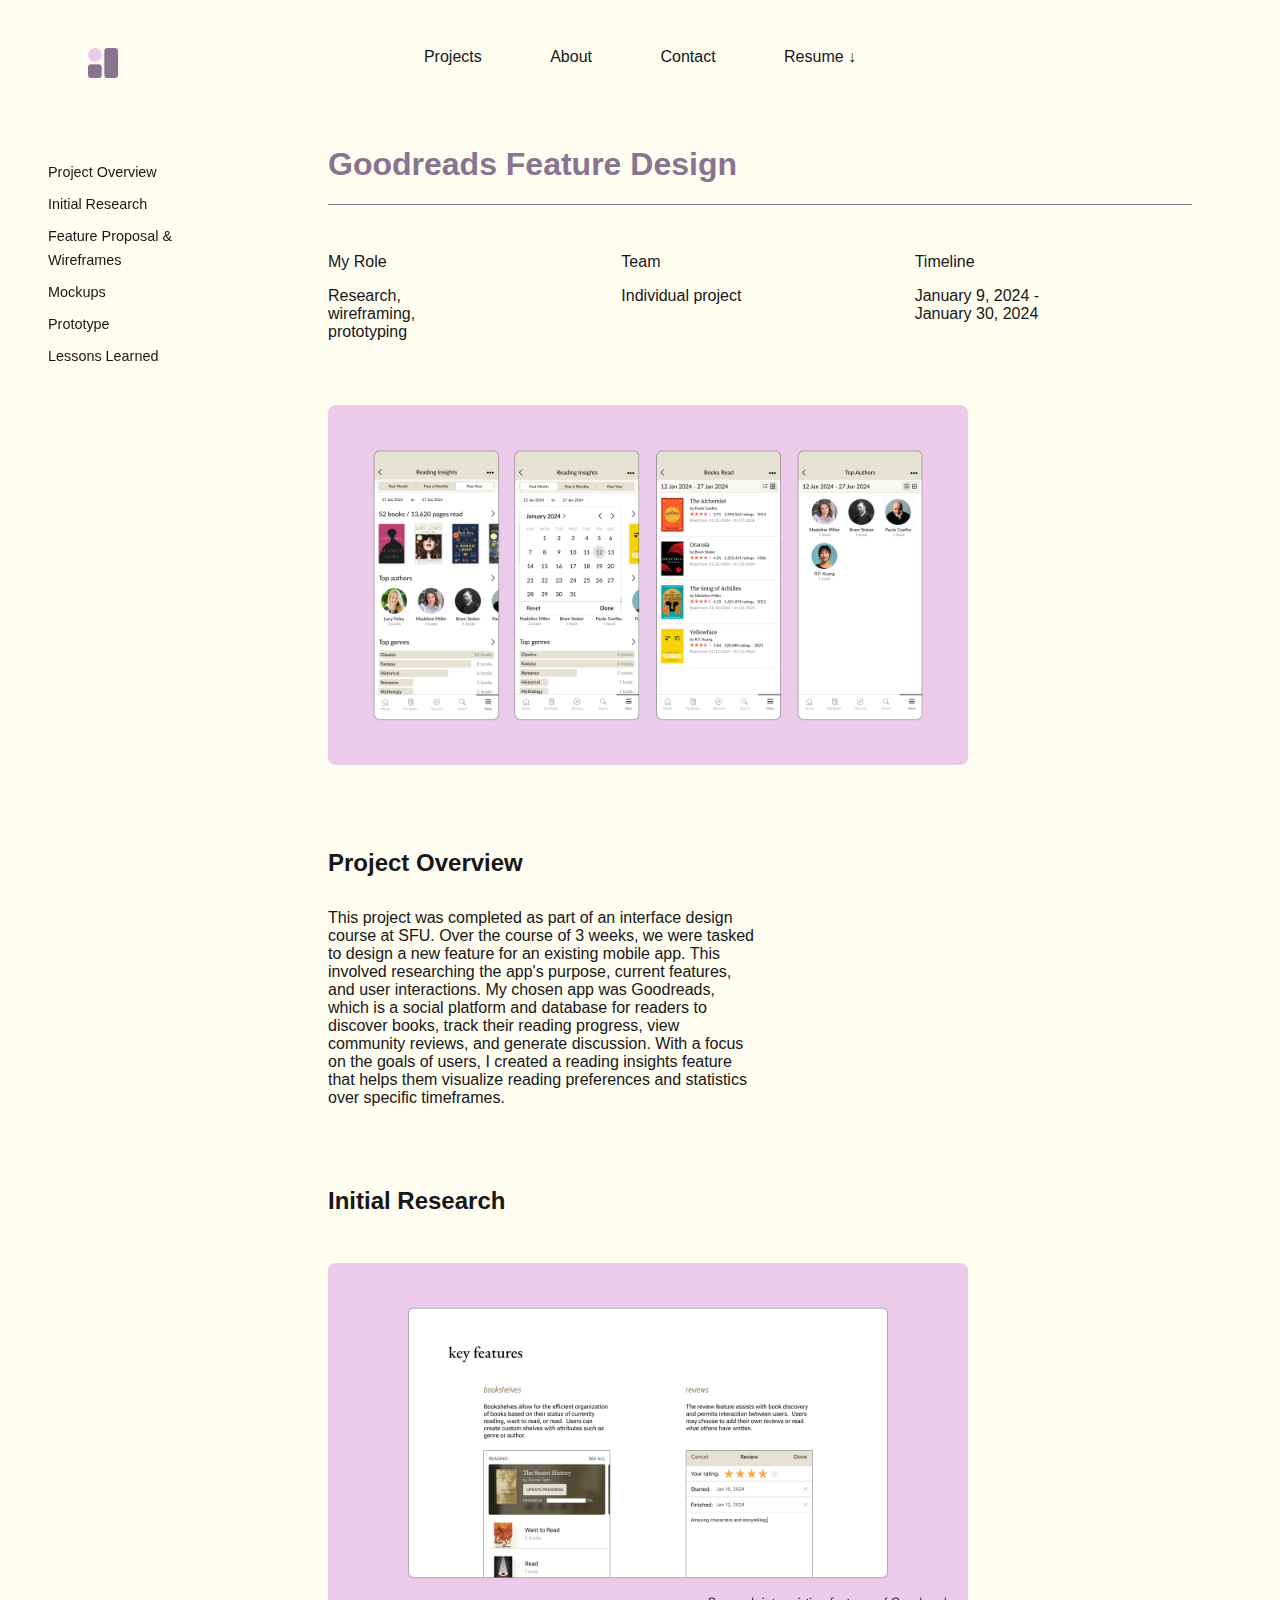
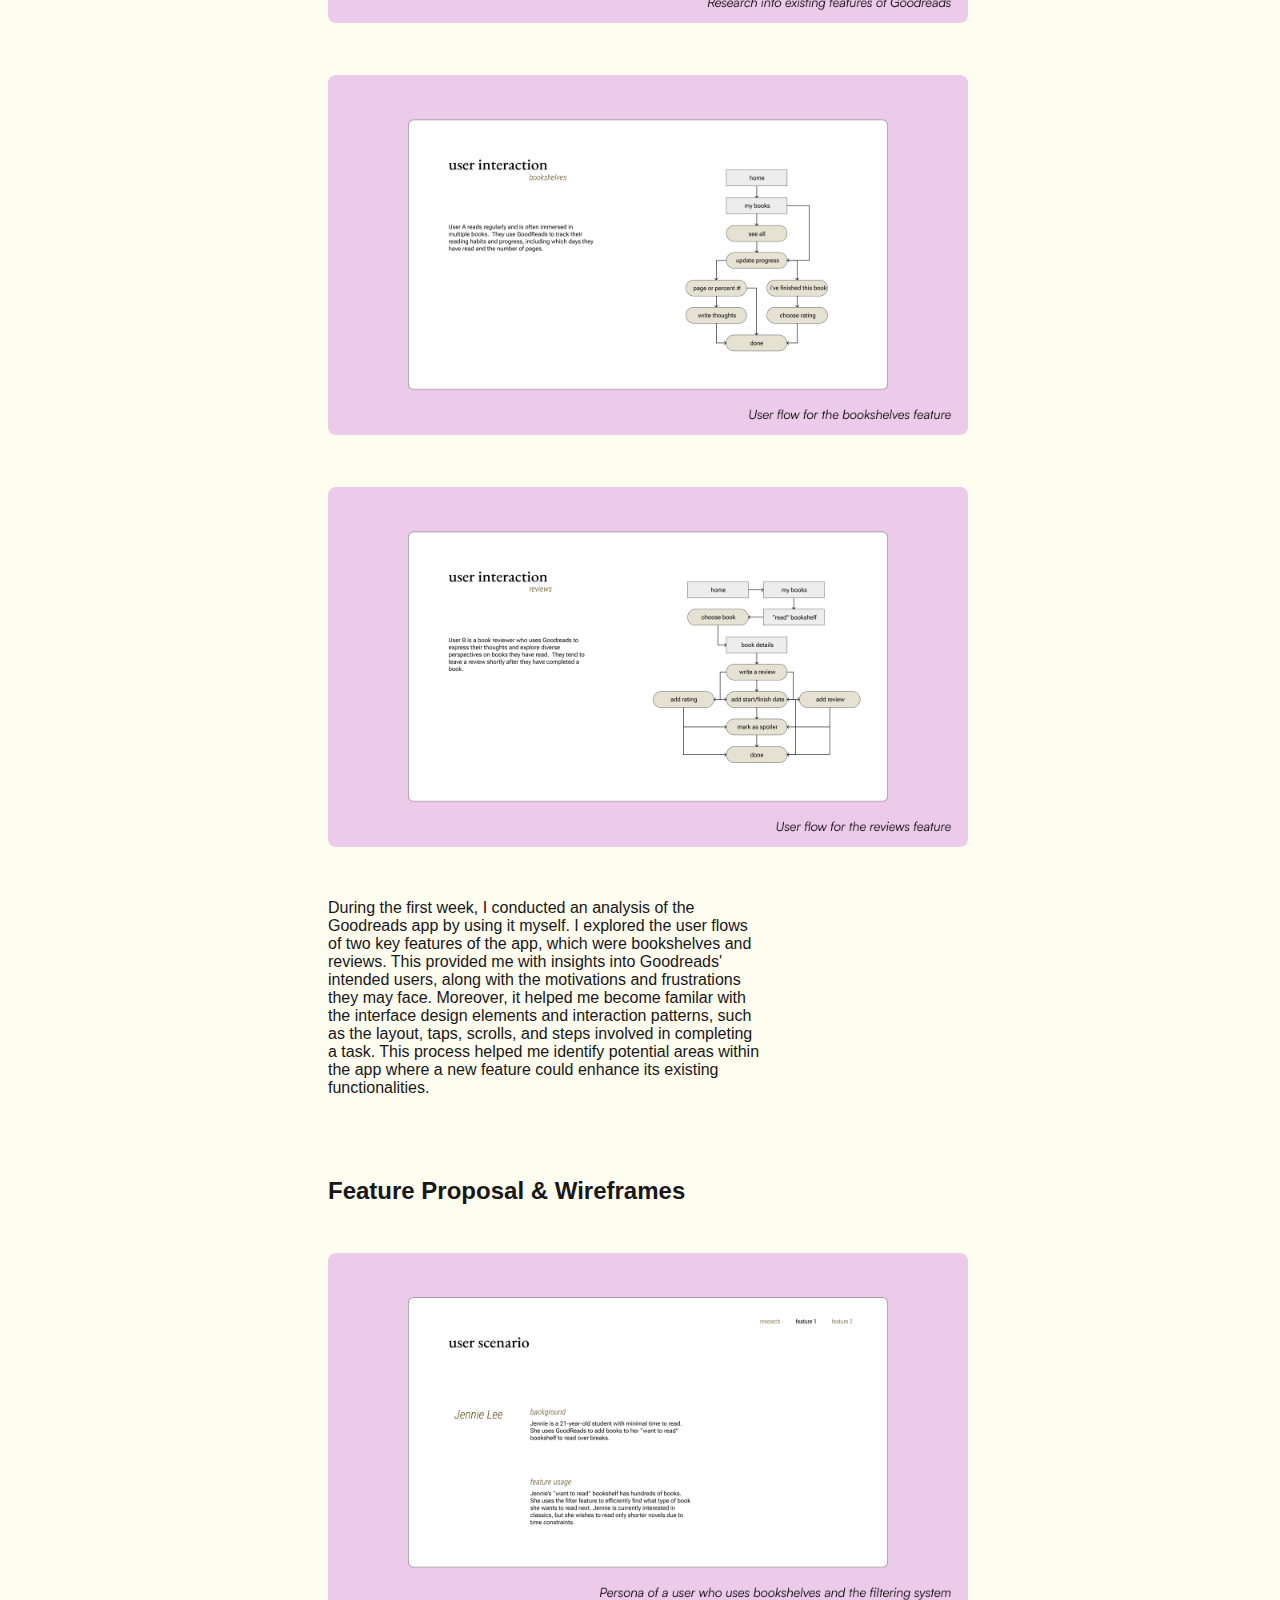
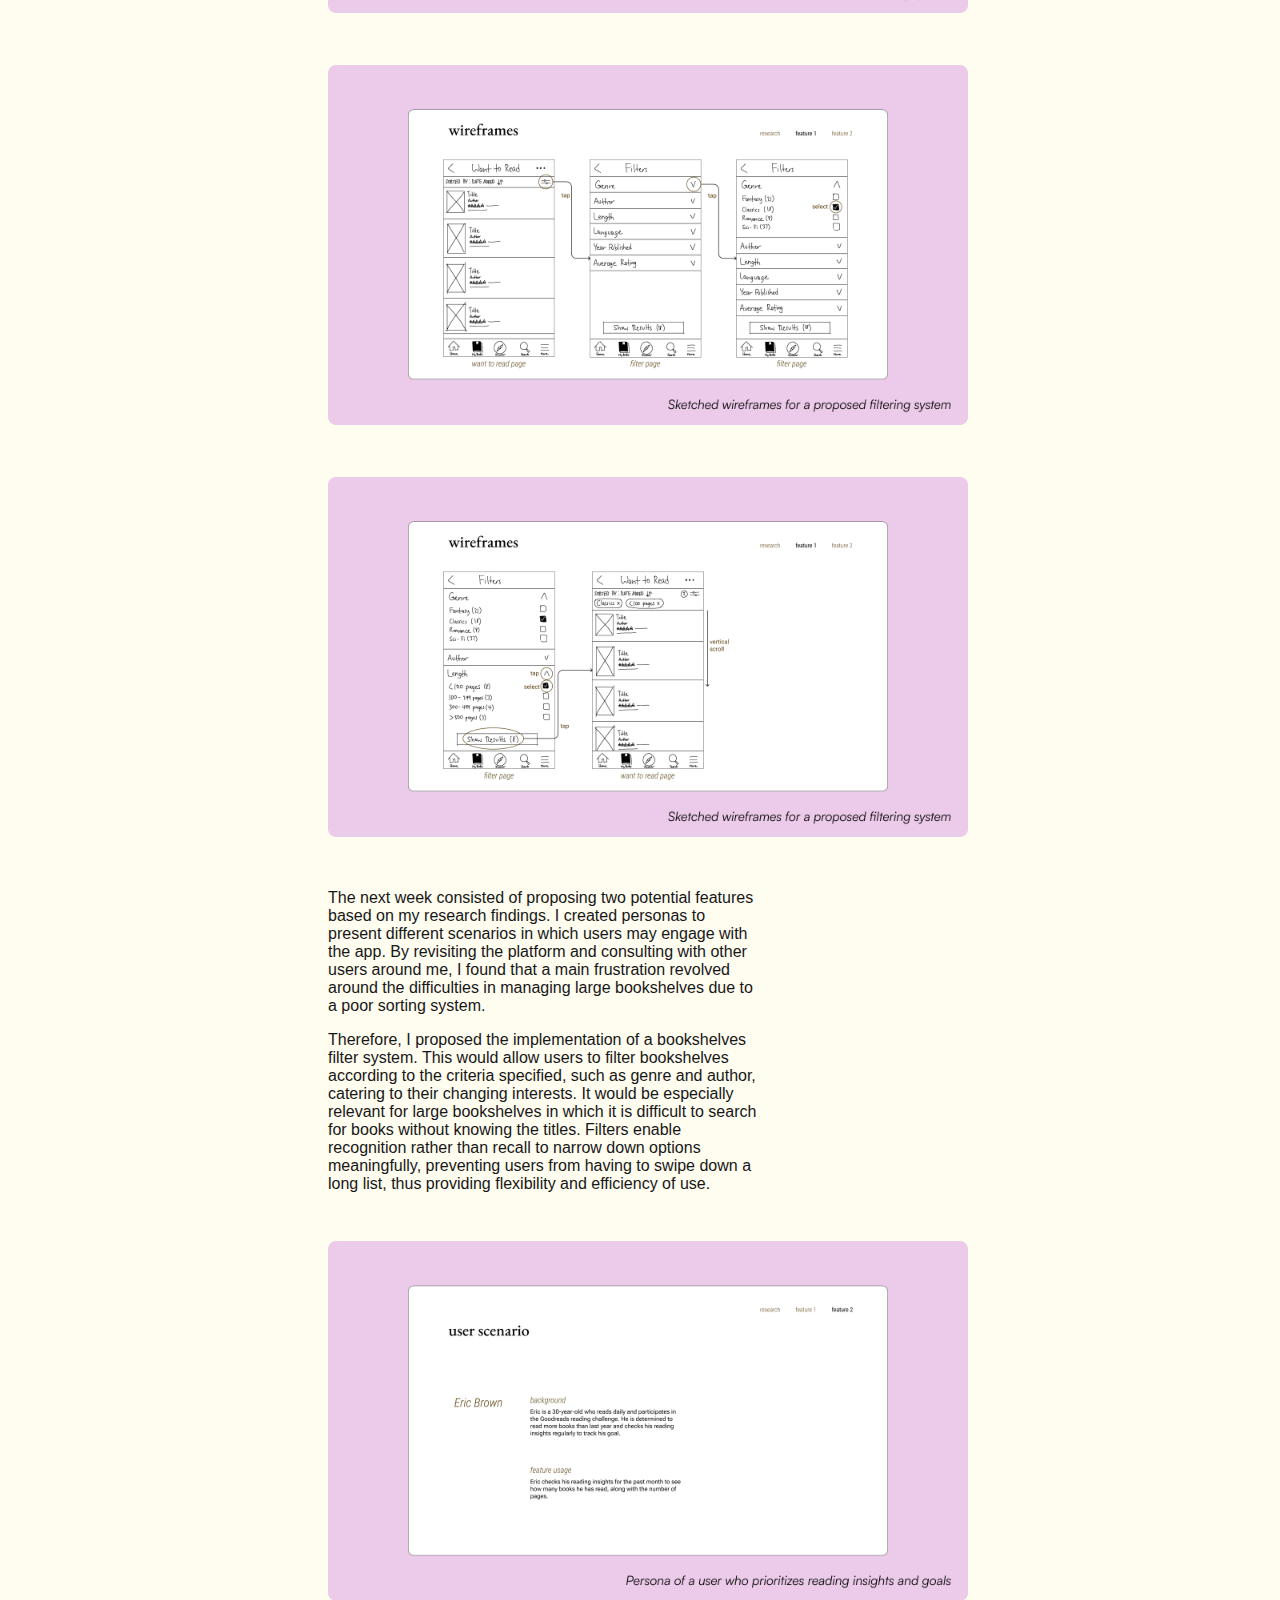
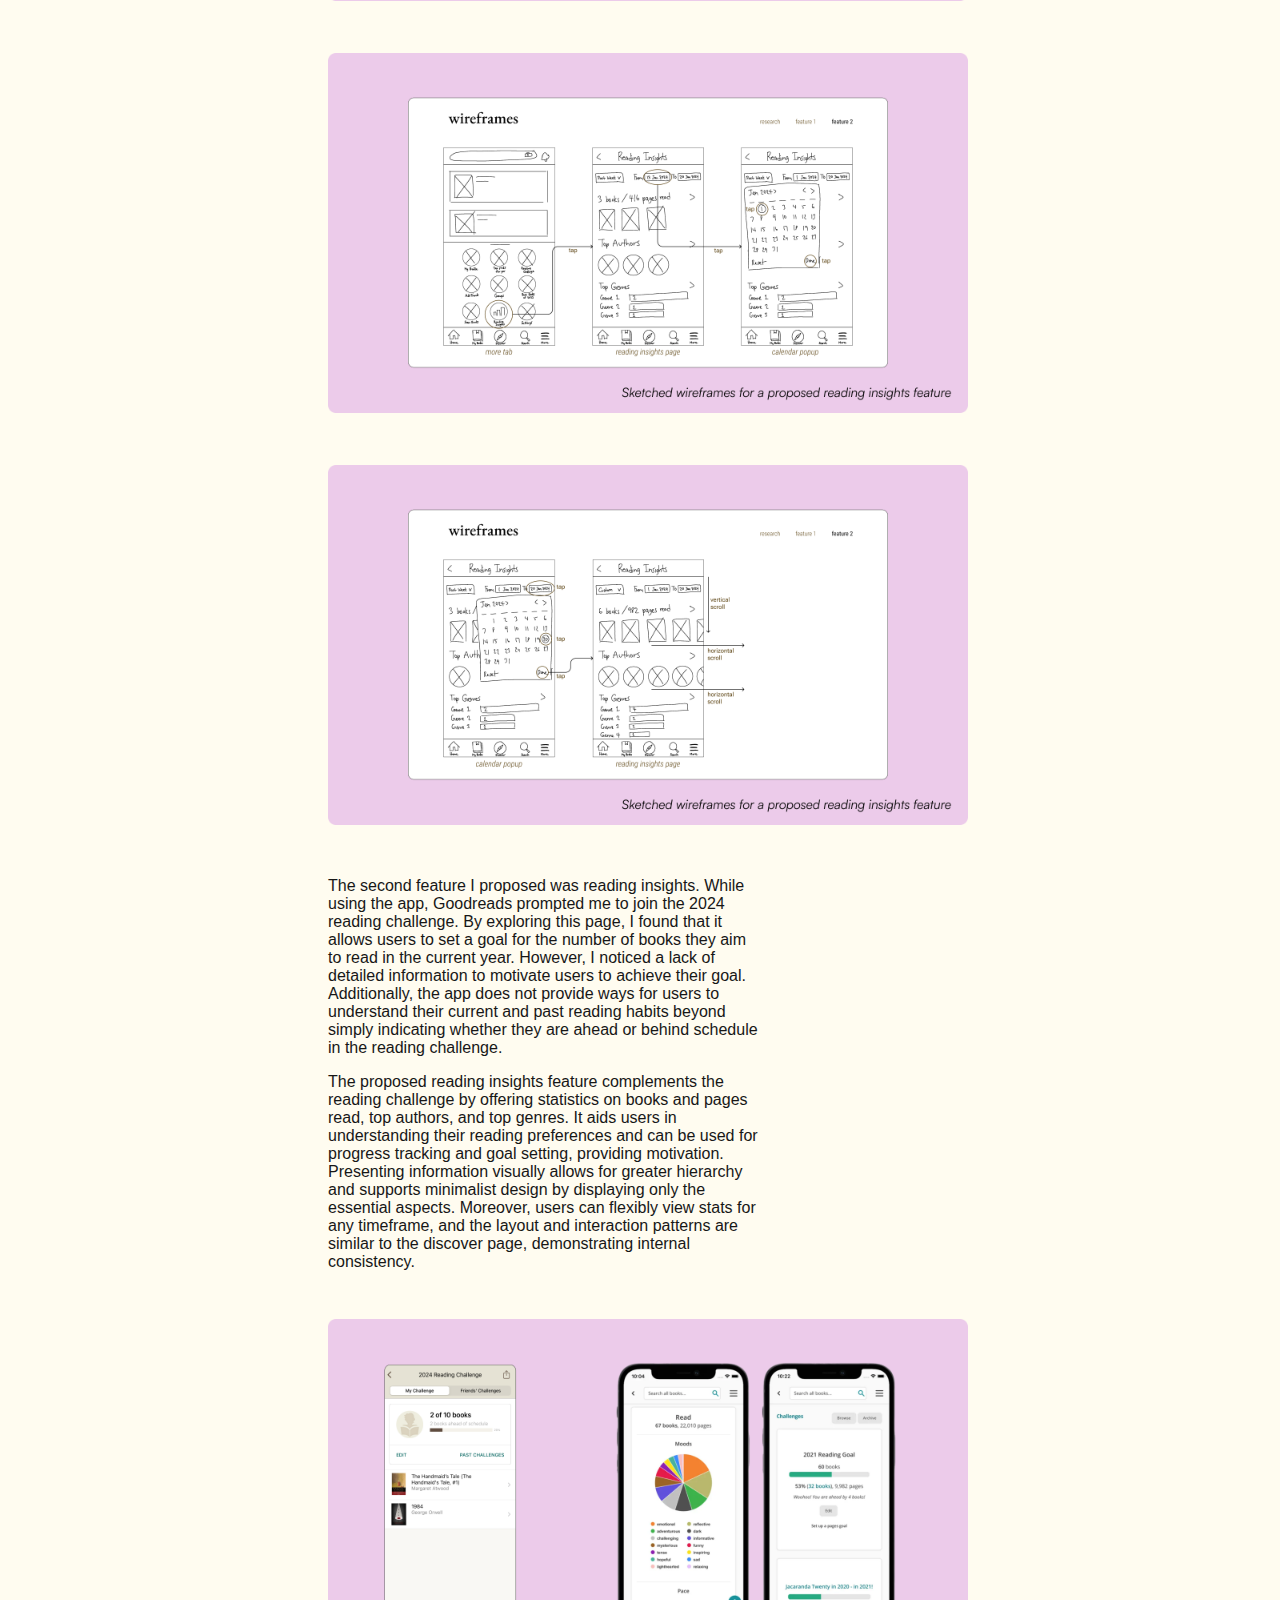
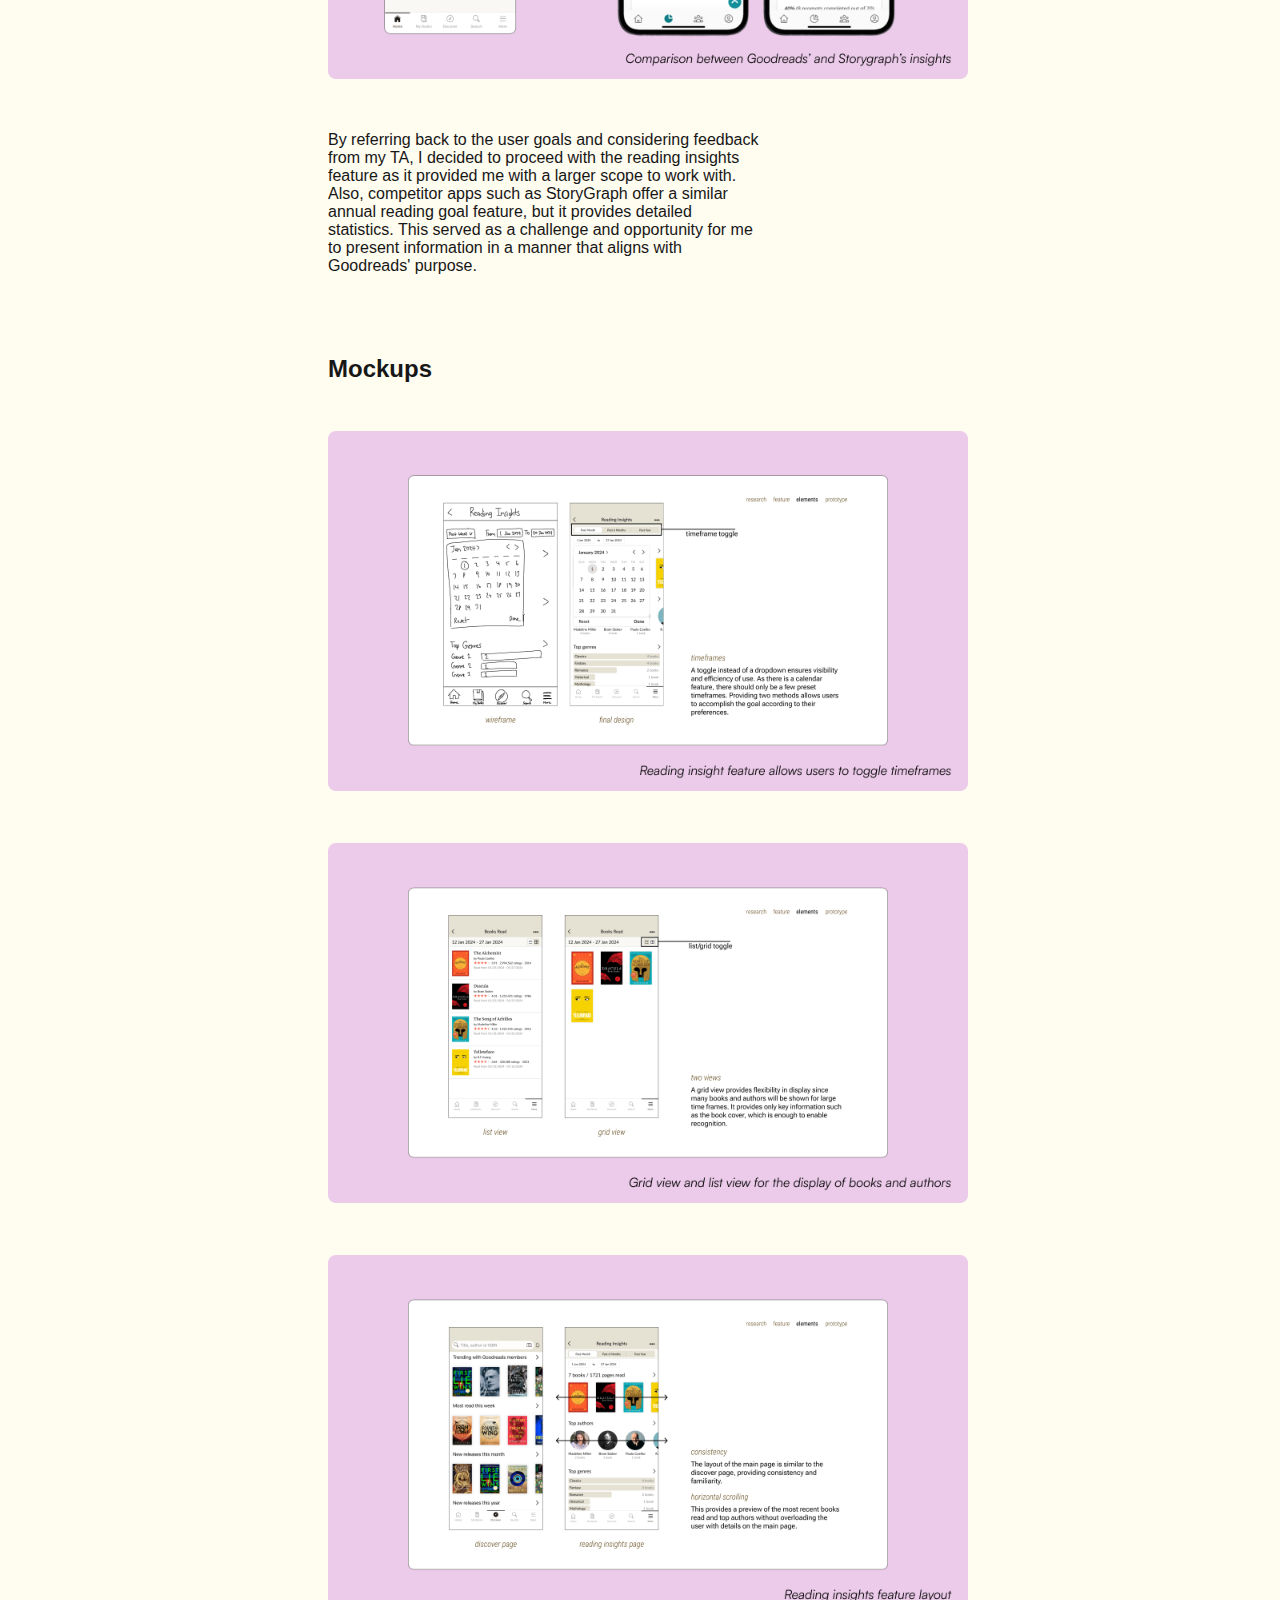
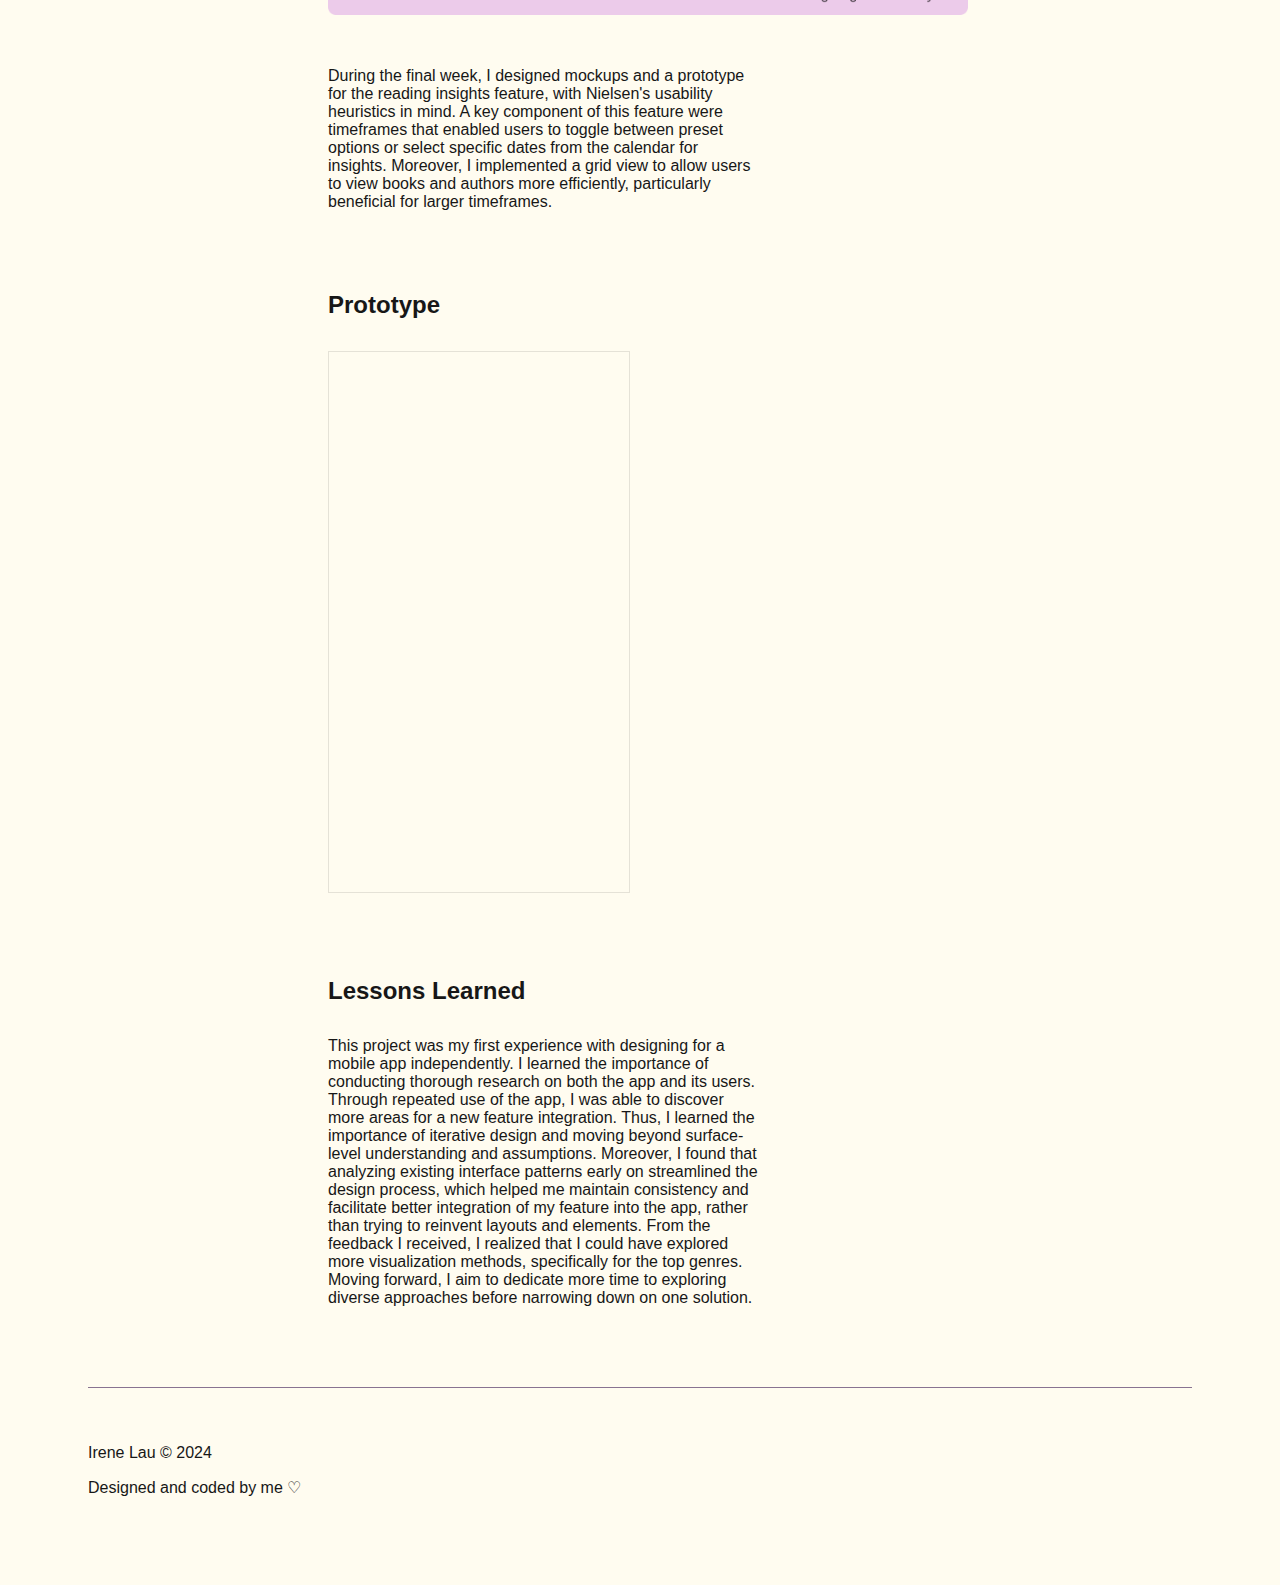
<file: project2.html>
<!DOCTYPE html>
<html lang="en">
<head>
    <meta charset="UTF-8">
    <meta name="viewport" content="width=device-width, initial-scale=1.0">
    <title>Irene Lau | UX Designer</title>

    <link rel="icon" type="image/x-icon" href="img/site-logo.png">

    <link href="css/main.css" rel="stylesheet">
    <link href="https://fonts.cdnfonts.com/css/satoshi" rel="stylesheet">
</head>
<body>
    <div class = "menu">
        <ul>
            <li class = "logo-item"><a class="button-nav" href="index.html"><img src="img/site-logo.png" alt="Logo with initials IL." width="30"></a></li>
            <li><a class="button-nav" href="projects.html">Projects</a></li>
            <li><a class="button-nav" href="about.html">About</a></li>
            <li><a class="button-nav" href="contact.html">Contact</a></li>
            <li><a class="button-nav" href = "https://drive.google.com/file/d/178QmvNv8iZW552TYQvbDWBPIrirCzliX/view?usp=sharing" download>Resume ↓</a></li>
        </ul>
    </div>

    <div class = "side-menu">
        <ul>
          <li><a class="button-nav" href="#project-overview">Project Overview</a></li>
          <li><a class="button-nav" href="#initial-research">Initial Research</a></li>
          <li><a class="button-nav" href="#proposal-wireframes">Feature Proposal & Wireframes</a></li>
          <li><a class="button-nav" href="#mockups">Mockups</a></li>
          <li><a class="button-nav" href="#prototype-2">Prototype</a></li>
          <li><a class="button-nav" href="#lessons-2">Lessons Learned</a></li>

        </ul>
          
    </div>

    <div class="project-main-content">

        <h1>Goodreads Feature Design</h1>

        <div class = "projects">

            <div class="project-info-card">
                <div class="info-item">
                    <div class = "bold-paragraph">
                        <p>My Role<p>
                    </div>
                  <p>Research, wireframing, prototyping</p>
                </div>
                <div class="info-item">
                    <div class = "bold-paragraph">
                        <p>Team<p>
                    </div>
                  <p>Individual project</p>
                </div>
                <div class="info-item">
                    <div class = "bold-paragraph">
                        <p>Timeline<p>
                    </div>
                  <p>January 9, 2024 - January 30, 2024</p>
                </div>
            </div>

            <div class = "project-img">
                <img src="img/goodreads.png" alt="Mockup screens of Goodreads design.">
            </div>

            <section id = project-overview>
                <h2>Project Overview</h2>
                <p>This project was completed as part of an interface design course at SFU.  Over the course of 3 weeks, we were tasked to design a new feature for an existing mobile app.  This involved researching the app's purpose, current features, and user interactions.  My chosen app was Goodreads, which is a social platform and database for readers to discover books, track their reading progress, view community reviews, and generate discussion.  With a focus on the goals of users, I created a reading insights feature that helps them visualize reading preferences and statistics over specific timeframes.</p>
            </section>

            <section id="initial-research">
                <h2>Initial Research</h2>

                <div class = "project-img">
                    <img src="img/key-features.png" alt="Screenshots of the key features of Goodreads, bookshelves and reviews.">
                </div>

                <div class = "project-img">
                    <img src="img/user-interaction-bookshelves.png" alt="Description and user flow diagram of the bookshelves feature.">
                </div>

                <div class = "project-img">
                    <img src="img/user-interaction-reviews.png" alt="Description and user flow diagram of the reviews feature.">
                </div>

                <p>During the first week, I conducted an analysis of the Goodreads app by using it myself.  I explored the user flows of two key features of the app, which were bookshelves and reviews.  This provided me with insights into Goodreads' intended users, along with the motivations and frustrations they may face.  Moreover, it helped me become familar with the interface design elements and interaction patterns, such as the layout, taps, scrolls, and steps involved in completing a task.  This process helped me identify potential areas within the app where a new feature could enhance its existing functionalities.</p>
            </section>

            <section id = proposal-wireframes>
                <h2>Feature Proposal & Wireframes</h2>

                <div class = "project-img">
                    <img src="img/scenario-1.png" alt="Persona for filters feature.">
                </div>

                <div class = "project-img">
                    <img src="img/filters-wireframes-1.png" alt="Sketched wireframes for filters feature.">
                </div>

                <div class = "project-img">
                    <img src="img/filters-wireframes-2.png" alt="Sketched wireframes for filters feature.">
                </div>

                <p>The next week consisted of proposing two potential features based on my research findings.  I created personas to present different scenarios in which users may engage with the app.  By revisiting the platform and consulting with other users around me, I found that a main frustration revolved around the difficulties in managing large bookshelves due to a poor sorting system.</p>
                
                <p>Therefore, I proposed the implementation of a bookshelves filter system.  This would allow users to filter bookshelves according to the criteria specified, such as genre and author, catering to their changing interests.  It would be especially relevant for large bookshelves in which it is difficult to search for books without knowing the titles.  Filters enable recognition rather than recall to narrow down options meaningfully, preventing users from having to swipe down a long list, thus providing flexibility and efficiency of use.</p> 

                <div class = "project-img">
                    <img src="img/scenario-2.png" alt="Persona for insights feature.">
                </div>

                <div class = "project-img">
                    <img src="img/insights-wireframes-1.png" alt="Sketched wireframes for insights feature.">
                </div>

                <div class = "project-img">
                    <img src="img/insights-wireframes-2.png" alt="Sketched wireframes for insights feature.">
                </div>

                <p>The second feature I proposed was reading insights.  While using the app, Goodreads prompted me to join the 2024 reading challenge.  By exploring this page, I found that it allows users to set a goal for the number of books they aim to read in the current year. However, I noticed a lack of detailed information to motivate users to achieve their goal. Additionally, the app does not provide ways for users to understand their current and past reading habits beyond simply indicating whether they are ahead or behind schedule in the reading challenge.</p>
                    
                <p>The proposed reading insights feature complements the reading challenge by offering statistics on books and pages read, top authors, and top genres. It aids users in understanding their reading preferences and can be used for progress tracking and goal setting, providing motivation.  Presenting information visually allows for greater hierarchy and supports minimalist design by displaying only the essential aspects. Moreover, users can flexibly view stats for any timeframe, and the layout and interaction patterns are similar to the discover page, demonstrating internal consistency.</p>

                <div class = "project-img">
                    <img src="img/goodreads-storygraph.png" alt="Screenshot of comparisons between Goodreads and Storygraph.">
                </div>

                <p>By referring back to the user goals and considering feedback from my TA, I decided to proceed with the reading insights feature as it provided me with a larger scope to work with.  Also, competitor apps such as StoryGraph offer a similar annual reading goal feature, but it provides detailed statistics.  This served as a challenge and opportunity for me to present information in a manner that aligns with Goodreads' purpose.</p>
            </section>

            <section id="mockups">
                <h2>Mockups</h2>

                <div class = "project-img">
                    <img src="img/timeframes.png" alt="Wireframe and mockup of how to select timeframes, showing an iterations.">
                </div>

                <div class = "project-img">
                    <img src="img/two-views.png" alt="Mockup of list view and grid view for books.">
                </div>

                <div class = "project-img">
                    <img src="img/heuristics.png" alt="Comparison of Goodreads' existing discover page and mockup of reading insights page, showing consistency in interaction and layout.">
                </div>

                <p>During the final week, I designed mockups and a prototype for the reading insights feature, with Nielsen's usability heuristics in mind.  A key component of this feature were timeframes that enabled users to toggle between preset options or select specific dates from the calendar for insights.  Moreover, I implemented a grid view to allow users to view books and authors more efficiently, particularly beneficial for larger timeframes.</p>
            </section>

            <section id="prototype-2">
                <h2>Prototype</h2>

                <iframe style="border: 1px solid rgba(0, 0, 0, 0.1);" height="540" src="https://www.figma.com/embed?embed_host=share&url=https%3A%2F%2Fwww.figma.com%2Fproto%2FuzUhjGT3vNpUOL6e4QojcM%2FGoodreads-Feature-Design---Reading-Insights%3Ftype%3Ddesign%26node-id%3D75-553%26t%3D4SGEvdeAPMPODyj5-1%26scaling%3Dscale-down%26page-id%3D28%253A387%26starting-point-node-id%3D75%253A553%26mode%3Ddesign" allowfullscreen></iframe>
                
            </section>

            <section id="lessons-2">
                <h2>Lessons Learned</h2>

                <p>This project was my first experience with designing for a mobile app independently.  I learned the importance of conducting thorough research on both the app and its users.  Through repeated use of the app, I was able to discover more areas for a new feature integration.  Thus, I learned the importance of iterative design and moving beyond surface-level understanding and assumptions.  Moreover, I found that analyzing existing interface patterns early on streamlined the design process, which helped me maintain consistency and facilitate better integration of my feature into the app, rather than trying to reinvent layouts and elements.  From the feedback I received, I realized that I could have explored more visualization methods, specifically for the top genres.  Moving forward, I aim to dedicate more time to exploring diverse approaches before narrowing down on one solution.</p>

            </section>

        </div>
    </div>

    <footer>
        <ul>
            <li><p>Irene Lau © 2024</p></li>
            <li><p>Designed and coded by me ♡</p></li>
        </ul>
    </footer>
    
</body>
</html>
</file>
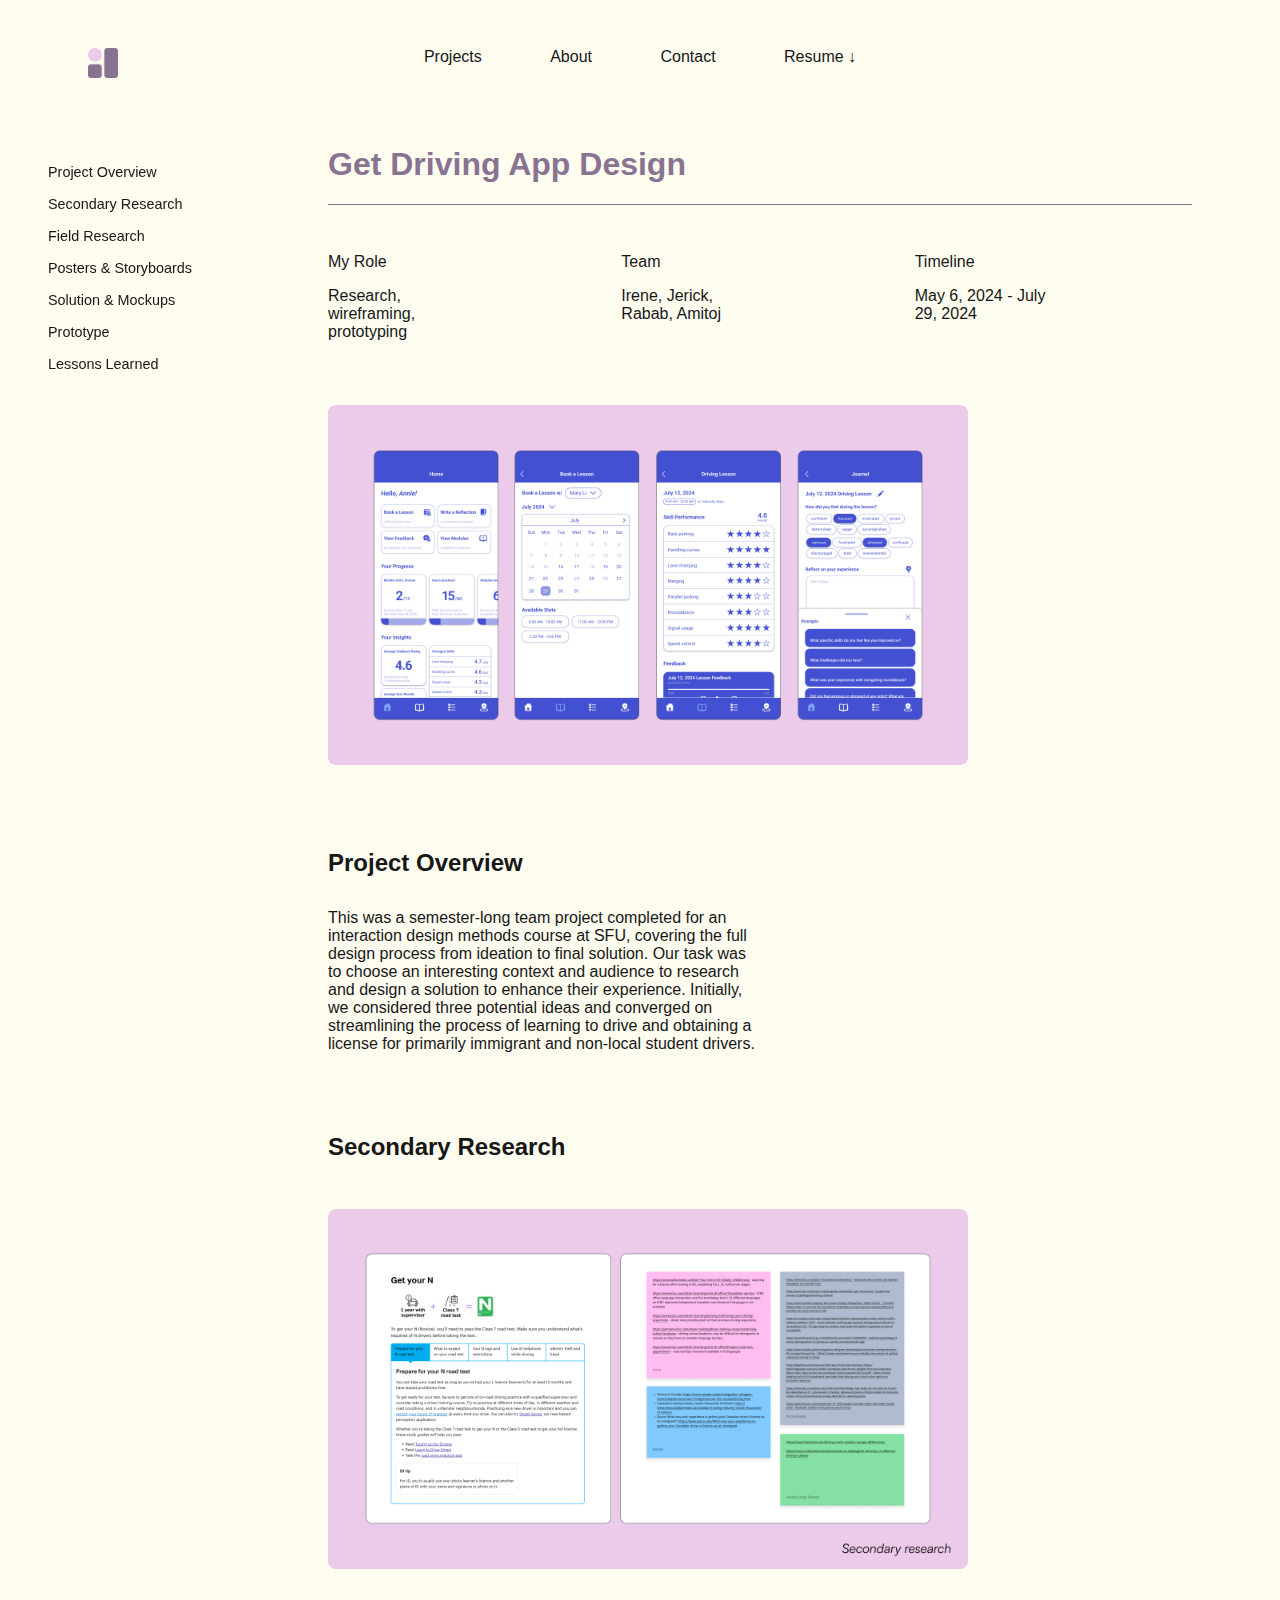
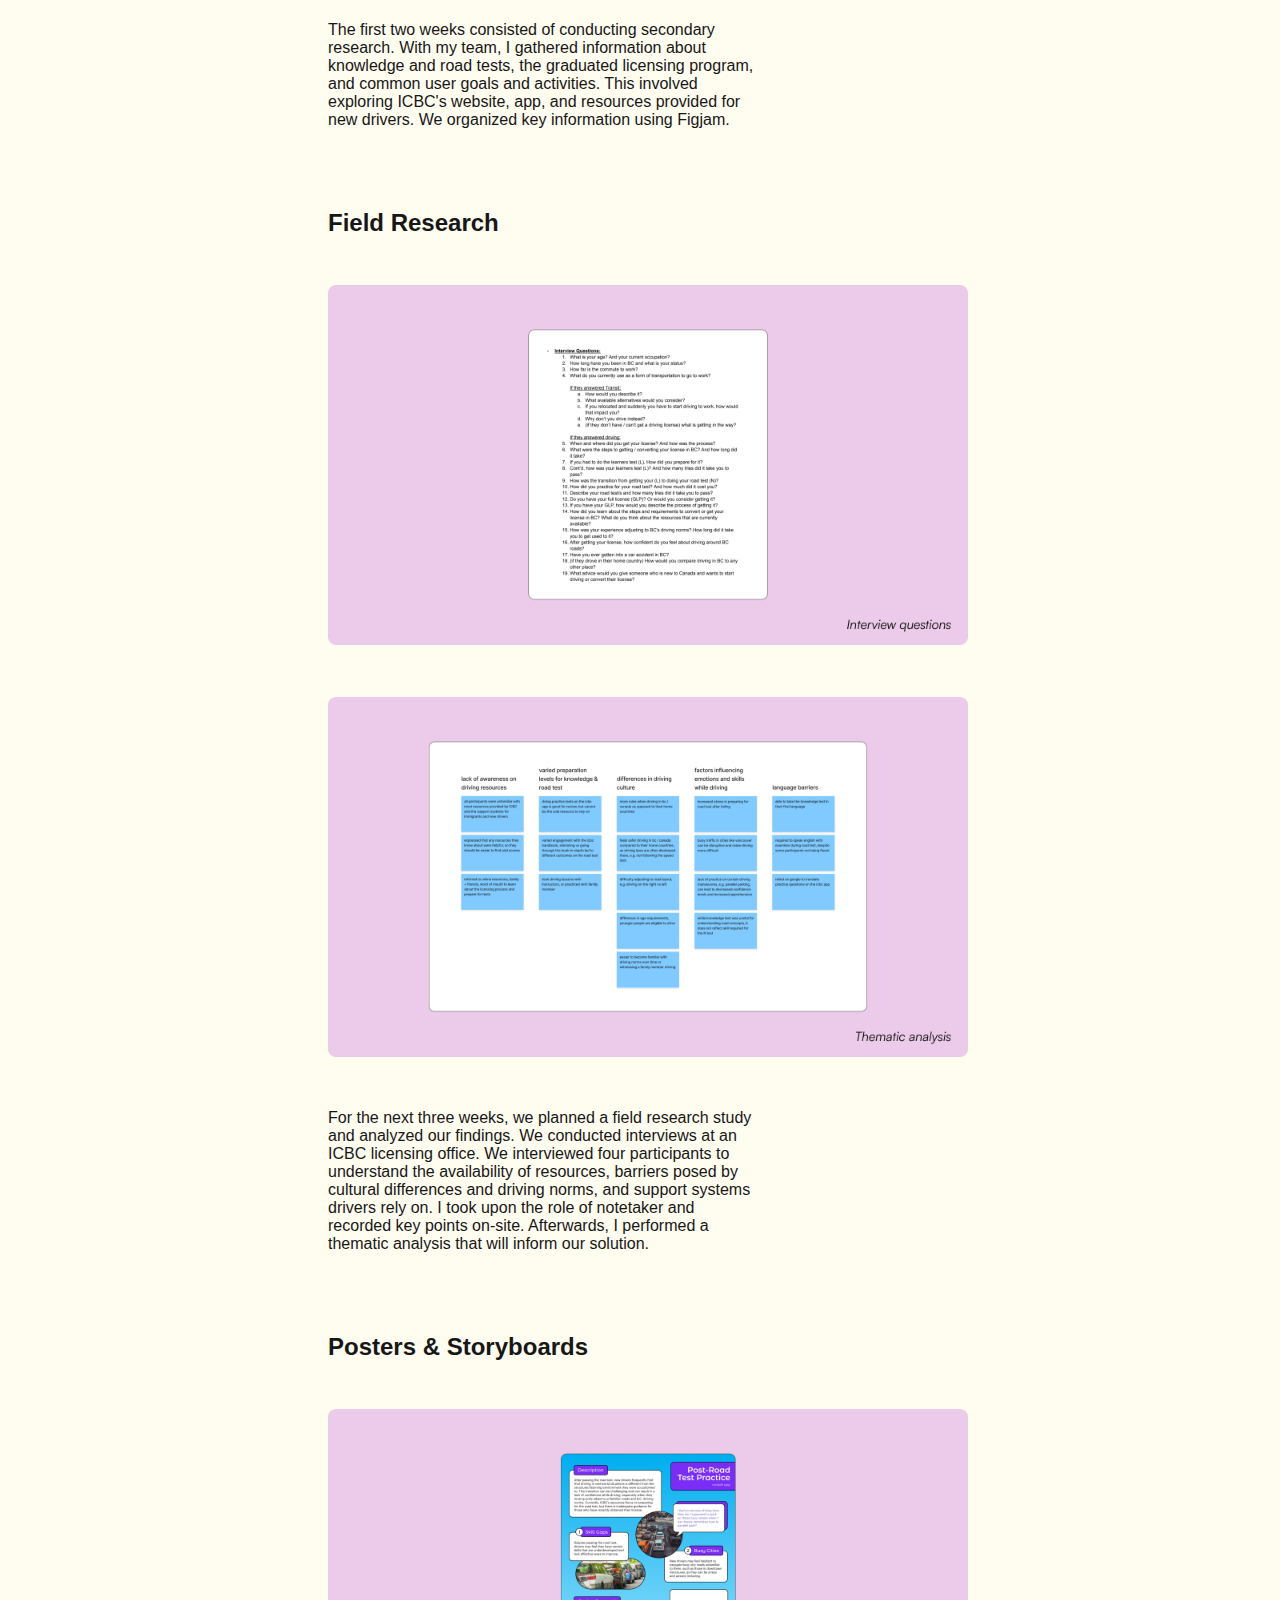
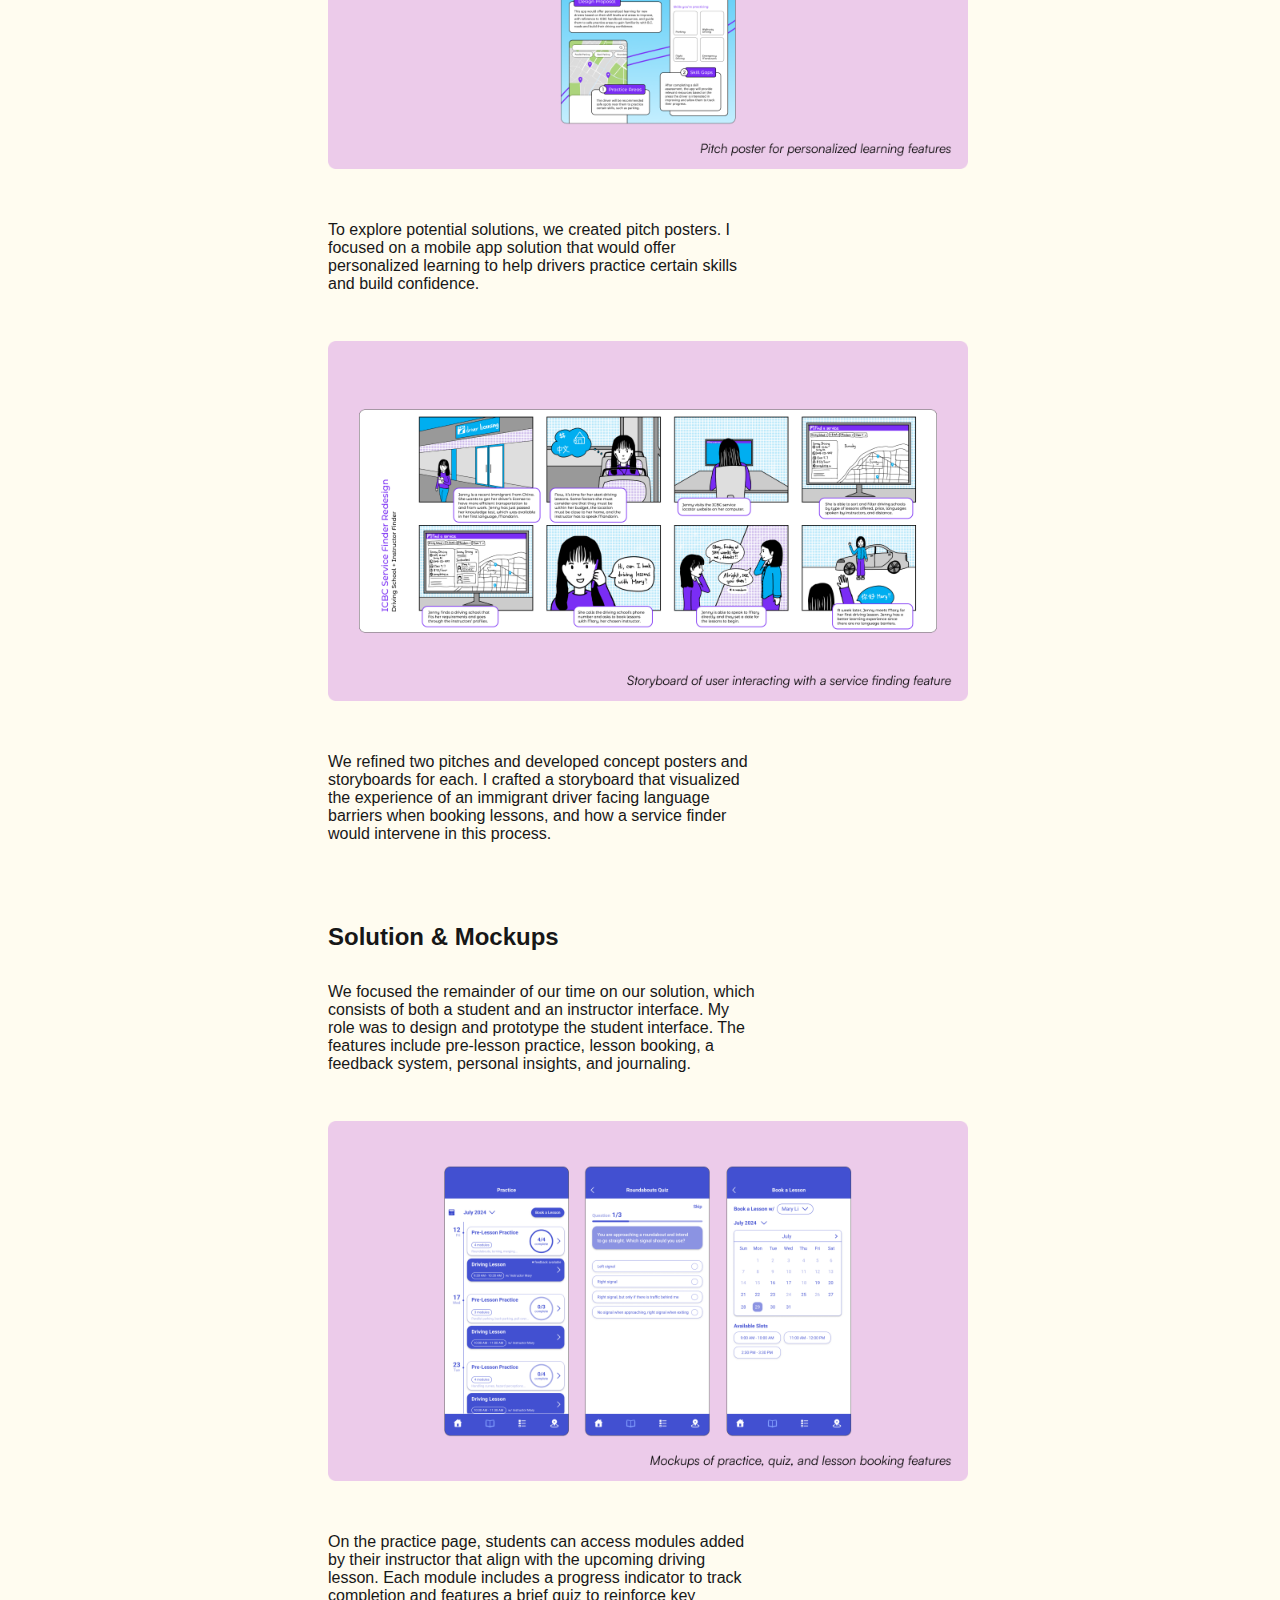
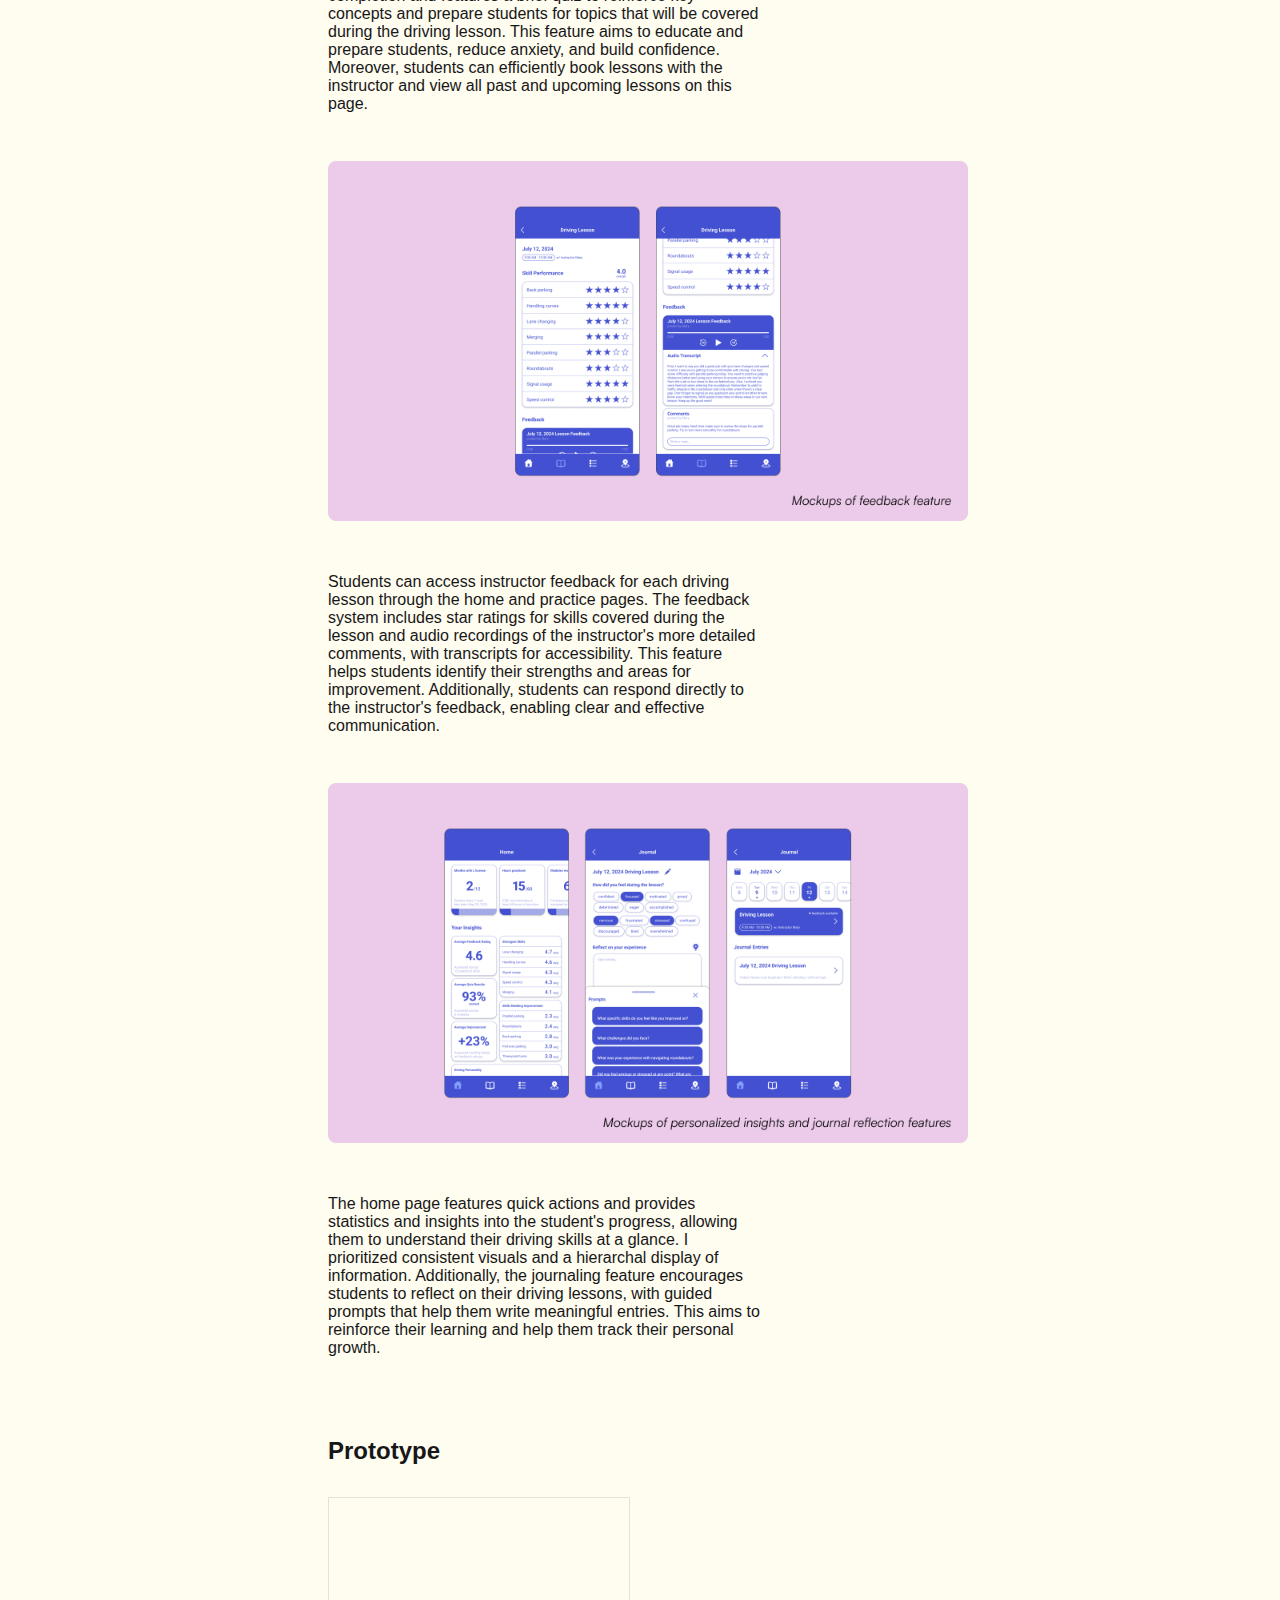
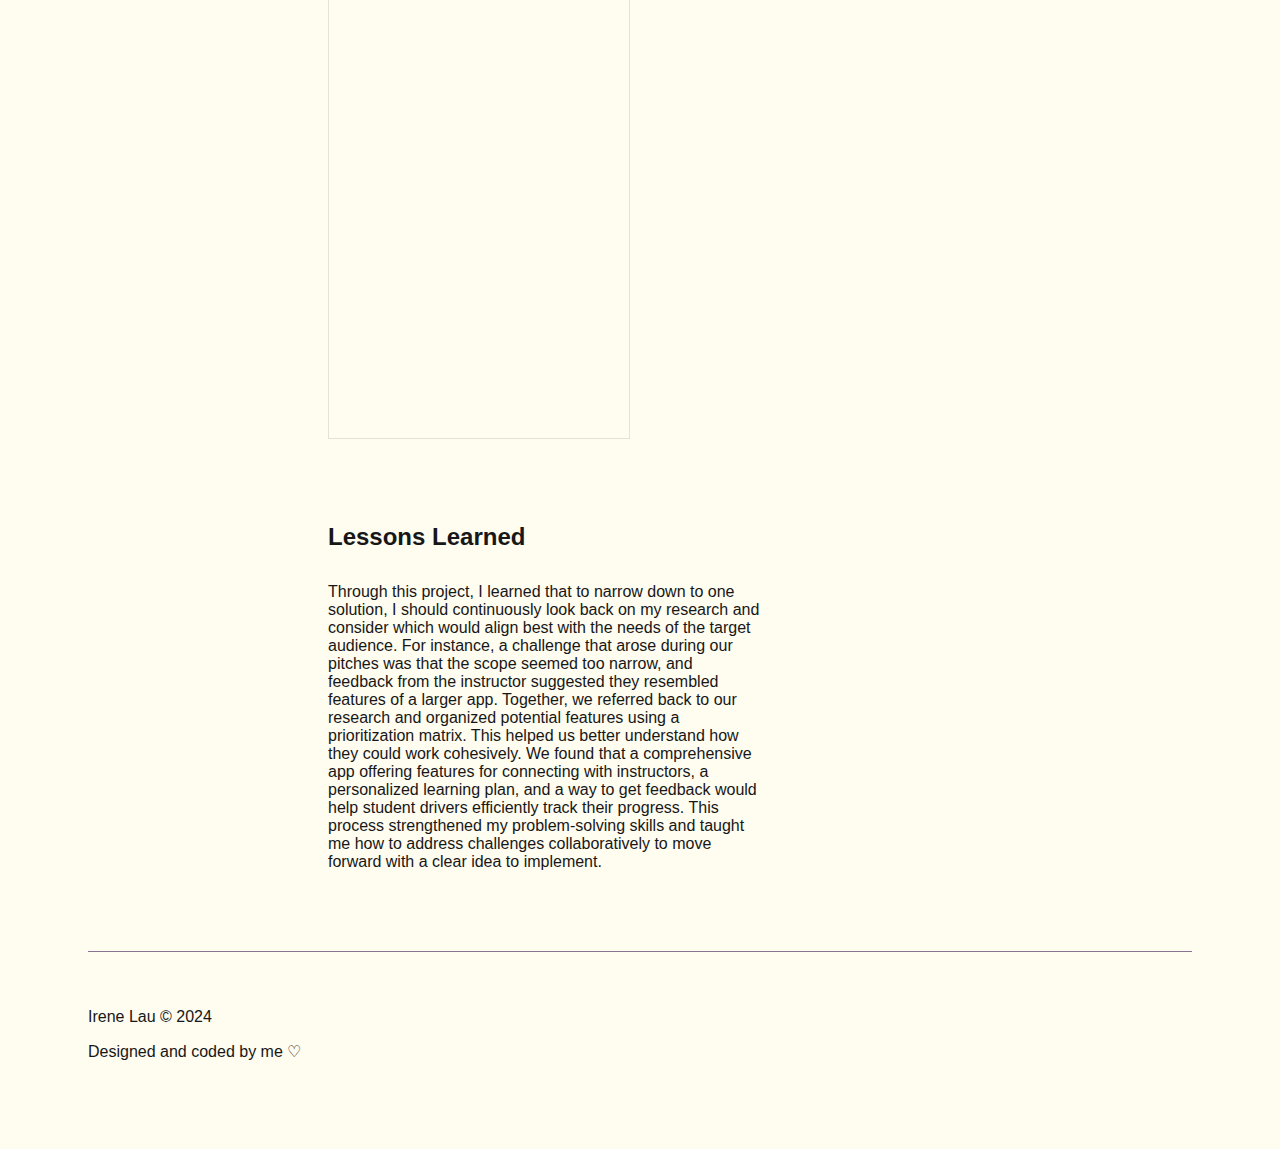
<file: project3.html>
<!DOCTYPE html>
<html lang="en">
<head>
    <meta charset="UTF-8">
    <meta name="viewport" content="width=device-width, initial-scale=1.0">
    <title>Irene Lau | UX Designer</title>

    <link rel="icon" type="image/x-icon" href="img/site-logo.png">

    <link href="css/main.css" rel="stylesheet">
    <link href="https://fonts.cdnfonts.com/css/satoshi" rel="stylesheet">
</head>
<body>
    <div class = "menu">
        <ul>
            <li class = "logo-item"><a class="button-nav" href="index.html"><img src="img/site-logo.png" alt="Logo with initials IL." width="30"></a></li>
            <li><a class="button-nav" href="projects.html">Projects</a></li>
            <li><a class="button-nav" href="about.html">About</a></li>
            <li><a class="button-nav" href="contact.html">Contact</a></li>
            <li><a class="button-nav" href = "https://drive.google.com/file/d/178QmvNv8iZW552TYQvbDWBPIrirCzliX/view?usp=sharing" download>Resume ↓</a></li>
        </ul>
    </div>

    <div class = "side-menu">
        <ul>
          <li><a class="button-nav" href="#project-overview">Project Overview</a></li>
          <li><a class="button-nav" href="#secondary-research">Secondary Research</a></li>
          <li><a class="button-nav" href="#field-research">Field Research</a></li>
          <li><a class="button-nav" href="#posters-and-storyboards">Posters & Storyboards</a></li>
          <li><a class="button-nav" href="#solution-3">Solution & Mockups</a></li>
          <li><a class="button-nav" href="#prototype-3">Prototype</a></li>
          <li><a class="button-nav" href="#lessons-3">Lessons Learned</a></li>

        </ul>
          
    </div>

    <div class="project-main-content">

        <h1>Get Driving App Design</h1>

        <div class = "projects">

            <div class="project-info-card">
                <div class="info-item">
                    <div class = "bold-paragraph">
                        <p>My Role<p>
                    </div>
                  <p>Research, wireframing, prototyping</p>
                </div>
                <div class="info-item">
                    <div class = "bold-paragraph">
                        <p>Team<p>
                    </div>
                  <p>Irene, Jerick, Rabab, Amitoj</p>
                </div>
                <div class="info-item">
                    <div class = "bold-paragraph">
                        <p>Timeline<p>
                    </div>
                  <p>May 6, 2024 - July 29, 2024</p>
                </div>
            </div>

            <div class = "project-img">
                <img src="img/get-driving.png" alt="Mockup screens of Get Driving design.">
            </div>

            <section id = project-overview>
                <h2>Project Overview</h2>
                <p>This was a semester-long team project completed for an interaction design methods course at SFU, covering the full design process from ideation to final solution. Our task was to choose an interesting context and audience to research and design a solution to enhance their experience. Initially, we considered three potential ideas and converged on streamlining the process of learning to drive and obtaining a license for primarily immigrant and non-local student drivers.</p>
            </section>

            <section id="secondary-research">
                <h2>Secondary Research</h2>

                <div class = "project-img">
                    <img src="img/secondary-research.png" alt="Screenshots of the secondary research conducted.">
                </div>

                <p>The first two weeks consisted of conducting secondary research. With my team, I gathered information about knowledge and road tests, the graduated licensing program, and common user goals and activities. This involved exploring ICBC's website, app, and resources provided for new drivers. We organized key information using Figjam.</p>
            </section>

            <section id = "field-research">
                <h2>Field Research</h2>

                <div class = "project-img">
                    <img src="img/field-research.png" alt="Screenshots of the interview questions.">
                </div>

                <div class = "project-img">
                    <img src="img/field-research-2.png" alt="Screenshots of the thematic analysis.">
                </div>

                <p>For the next three weeks, we planned a field research study and analyzed our findings. We conducted interviews at an ICBC licensing office. We interviewed four participants to understand the availability of resources, barriers posed by cultural differences and driving norms, and support systems drivers rely on. I took upon the role of notetaker and recorded key points on-site. Afterwards, I performed a thematic analysis that will inform our solution.</p>
            </section>

            <section id="posters-and-storyboards">
                <h2>Posters & Storyboards</h2>

                <div class = "project-img">
                    <img src="img/poster.png" alt="Pitch poster of a potential solution.">
                </div>

                <p>To explore potential solutions, we created pitch posters. I focused on a mobile app solution that would offer personalized learning to help drivers practice certain skills and build confidence.</p>

                <div class = "project-img">
                    <img src="img/storyboard.png" alt="Storyboard of a user booking driving lesson.">
                </div>

                <p>We refined two pitches and developed concept posters and storyboards for each. I crafted a storyboard that visualized the experience of an immigrant driver facing language barriers when booking lessons, and how a service finder would intervene in this process.</p>
            </section>

            <section id="solution-3">
                <h2>Solution & Mockups</h2>

                <p>We focused the remainder of our time on our solution, which consists of both a student and an instructor interface. My role was to design and prototype the student interface. The features include pre-lesson practice, lesson booking, a feedback system, personal insights, and journaling.</p>

                <div class = "project-img">
                    <img src="img/solution-practice-and-booking.png" alt="Mockup of practice and lesson booking pages.">
                </div>

                <p>On the practice page, students can access modules added by their instructor that align with the upcoming driving lesson. Each module includes a progress indicator to track completion and features a brief quiz to reinforce key concepts and prepare students for topics that will be covered during the driving lesson. This feature aims to educate and prepare students, reduce anxiety, and build confidence. Moreover, students can efficiently book lessons with the instructor and view all past and upcoming lessons on this page.</p>

                <div class = "project-img">
                    <img src="img/solution-feedback-system.png" alt="Mockup of feedback system pages.">
                </div>

                <p>Students can access instructor feedback for each driving lesson through the home and practice pages. The feedback system includes star ratings for skills covered during the lesson and audio recordings of the instructor's more detailed comments, with transcripts for accessibility. This feature helps students identify their strengths and areas for improvement. Additionally, students can respond directly to the instructor's feedback, enabling clear and effective communication.</p>

                <div class = "project-img">
                    <img src="img/solution-insights-and-journal.png" alt="Mockup of home page with insights and journal entry pages.">
                </div>

                <p>The home page features quick actions and provides statistics and insights into the student's progress, allowing them to understand their driving skills at a glance. I prioritized consistent visuals and a hierarchal display of information. Additionally, the journaling feature encourages students to reflect on their driving lessons, with guided prompts that help them write meaningful entries. This aims to reinforce their learning and help them track their personal growth.</p>
            </section>

            <section id="prototype-3">
                <h2>Prototype</h2>

                <iframe style="border: 1px solid rgba(0, 0, 0, 0.1);" height="540" src="https://embed.figma.com/proto/FuVz33sswmPKtNAcRBQ1hi/Get-Driving?node-id=452-62&scaling=scale-down&content-scaling=fixed&page-id=0%3A1&starting-point-node-id=452%3A62&embed-host=share" allowfullscreen></iframe>
                
            </section>

            <section id="lessons-3">
                <h2>Lessons Learned</h2>

                <p>Through this project, I learned that to narrow down to one solution, I should continuously look back on my research and consider which would align best with the needs of the target audience. For instance, a challenge that arose during our pitches was that the scope seemed too narrow, and feedback from the instructor suggested they resembled features of a larger app. Together, we referred back to our research and organized potential features using a prioritization matrix. This helped us better understand how they could work cohesively. We found that a comprehensive app offering features for connecting with instructors, a personalized learning plan, and a way to get feedback would help student drivers efficiently track their progress. This process strengthened my problem-solving skills and taught me how to address challenges collaboratively to move forward with a clear idea to implement.</p>
            </section>

        </div>
    </div>

    <footer>
        <ul>
            <li><p>Irene Lau © 2024</p></li>
            <li><p>Designed and coded by me ♡</p></li>
        </ul>
    </footer>
    
</body>
</html>
</file>
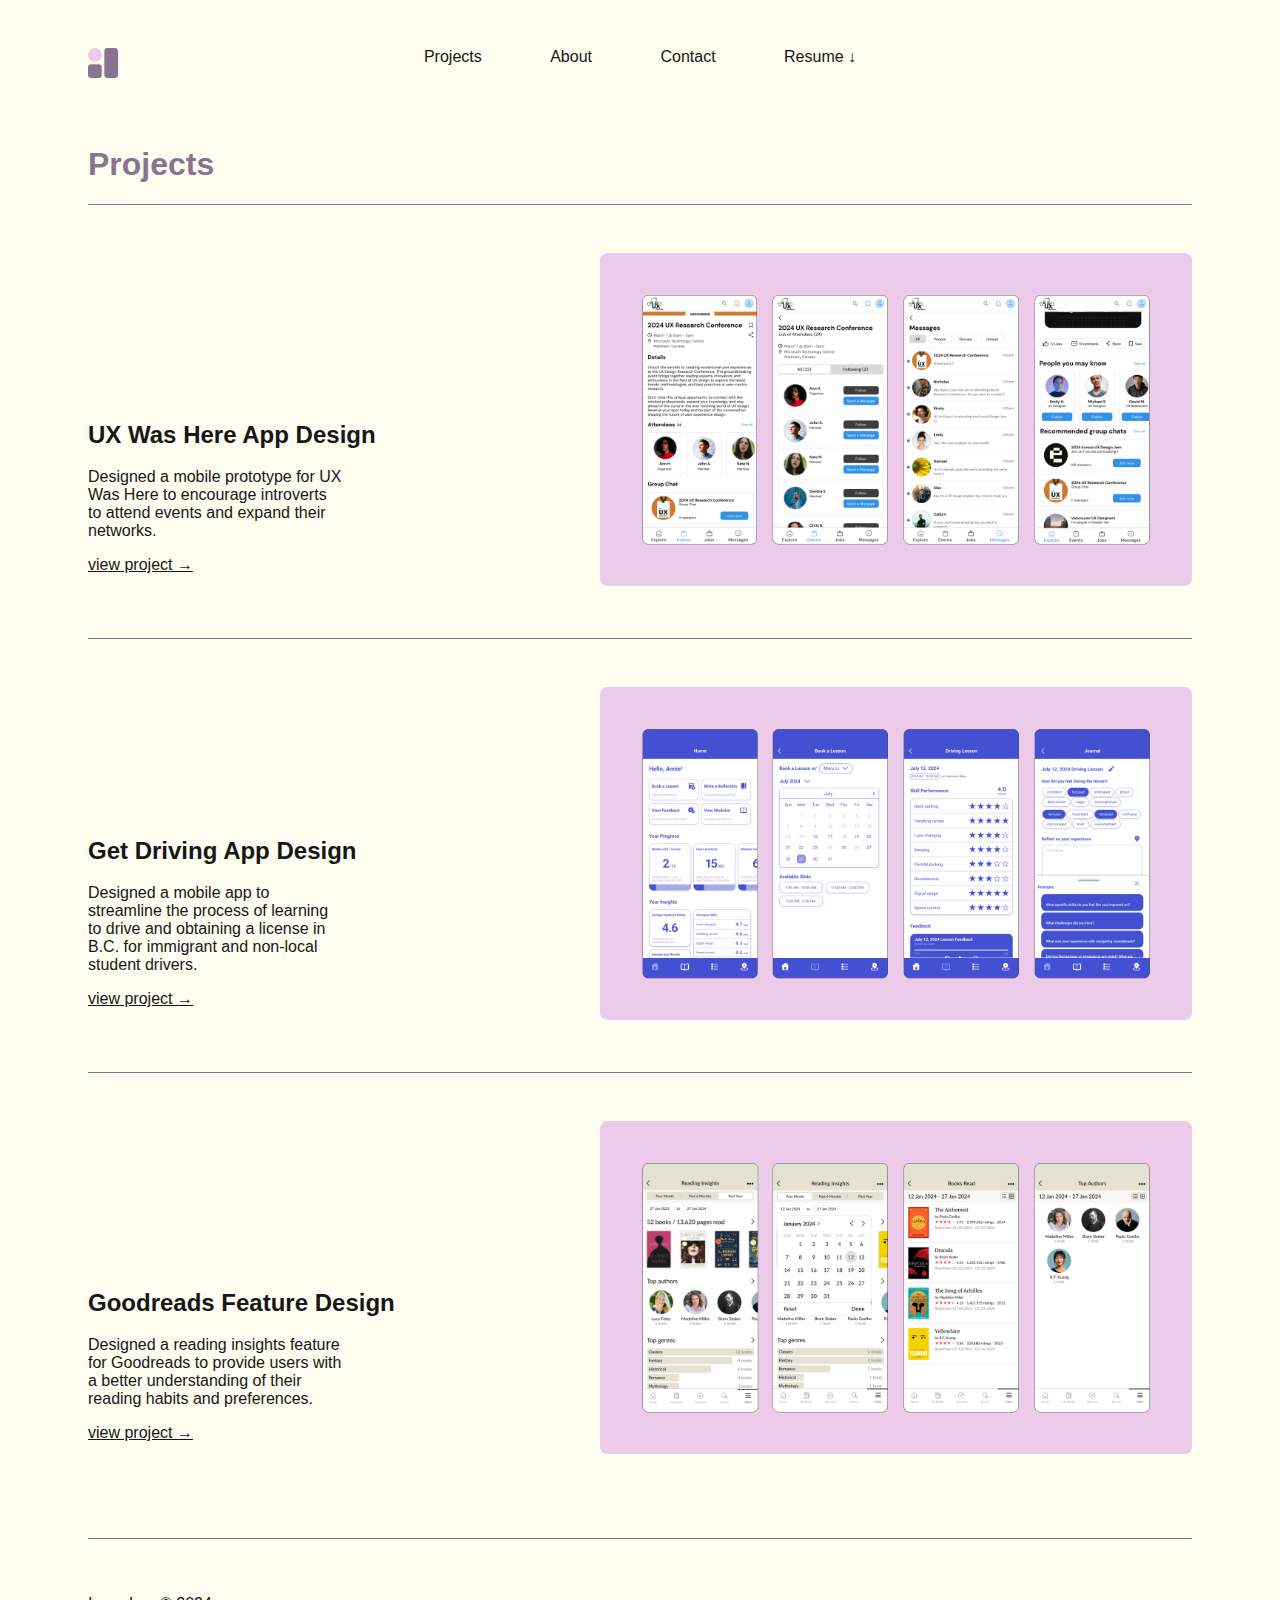
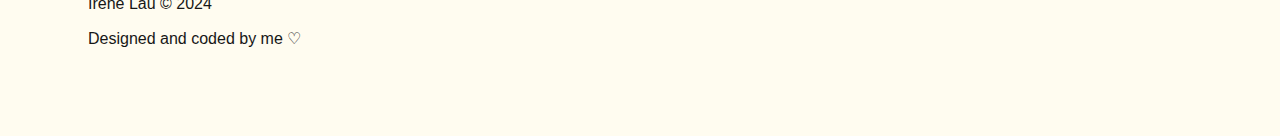
<file: projects.html>
<!DOCTYPE html>
<html lang="en">
<head>
    <meta charset="UTF-8">
    <meta name="viewport" content="width=device-width, initial-scale=1.0">
    <title>Irene Lau | UX Designer</title>

    <link rel="icon" type="image/x-icon" href="img/site-logo.png">

    <link href="css/main.css" rel="stylesheet">
    <link href="https://fonts.cdnfonts.com/css/satoshi" rel="stylesheet">
</head>
<body>
    <div class = "menu">
        <ul>
            <li class = "logo-item"><a class="button-nav" href="index.html"><img src="img/site-logo.png" alt="Logo with initials IL." width="30"></a></li>
            <li><a class="button-nav" href="projects.html">Projects</a></li>
            <li><a class="button-nav" href="about.html">About</a></li>
            <li><a class="button-nav" href="contact.html">Contact</a></li>
            <li><a class="button-nav" href = "https://drive.google.com/file/d/178QmvNv8iZW552TYQvbDWBPIrirCzliX/view?usp=sharing" download>Resume ↓</a></li>
        </ul>
    </div>

    <div class="main-content">

        <h1>Projects</h1>

        <div class = "projects">

            <!-- proj 1 -->
            <div class ="project-listing">
                <div class ="project-content">
                    <h2>UX Was Here App Design</h2>
                    <p>Designed a mobile prototype for UX Was Here to encourage introverts to attend events and expand their networks.</p>
                    <p><a class = "in-text-link" href = "project1.html">view project →</a></p>
                </div>
                <div class = "project-listing-img">
                    <a href="project1.html">
                        <img src="img/ux-was-here.png" alt="Mockups of a mobile app design for UX Was Here.">
                    </a>
                </div>
            </div>

            <!-- proj 3 -->
            <div class ="project-listing">
                <div class ="project-content">
                    <h2>Get Driving App Design</h2>
                    <p>Designed a mobile app to streamline the process of learning to drive and obtaining a license in B.C. for immigrant and non-local student drivers.</p>
                    <p><a class = "in-text-link" href = "project3.html">view project →</a></p>
                </div>
                <div class = "project-listing-img">
                    <a href="project3.html">
                        <img src="img/get-driving.png" alt="Mockups of a driving mobile app design to help students.">
                    </a>
                </div>
            </div>

            <!-- proj 2 -->
            <div class ="project-listing">
                <div class ="project-content">
                    <h2>Goodreads Feature Design</h2>
                    <p>Designed a reading insights feature for Goodreads to provide users with a better understanding of their reading habits and preferences.</p>
                    <p><a class = "in-text-link" href = "project2.html">view project →</a></p>
                </div>
                <div class = "project-listing-img">
                    <a href="project2.html">
                        <img src="img/goodreads.png" alt="Mockups of a mobile app feature design for Goodreads.">
                    </a>
                </div>
            </div>
            
        </div>
    </div>

    <footer>
        <ul>
            <li><p>Irene Lau © 2024</p></li>
            <li><p>Designed and coded by me ♡</p></li>
        </ul>
    </footer>
    
</body>
</html>
</file>
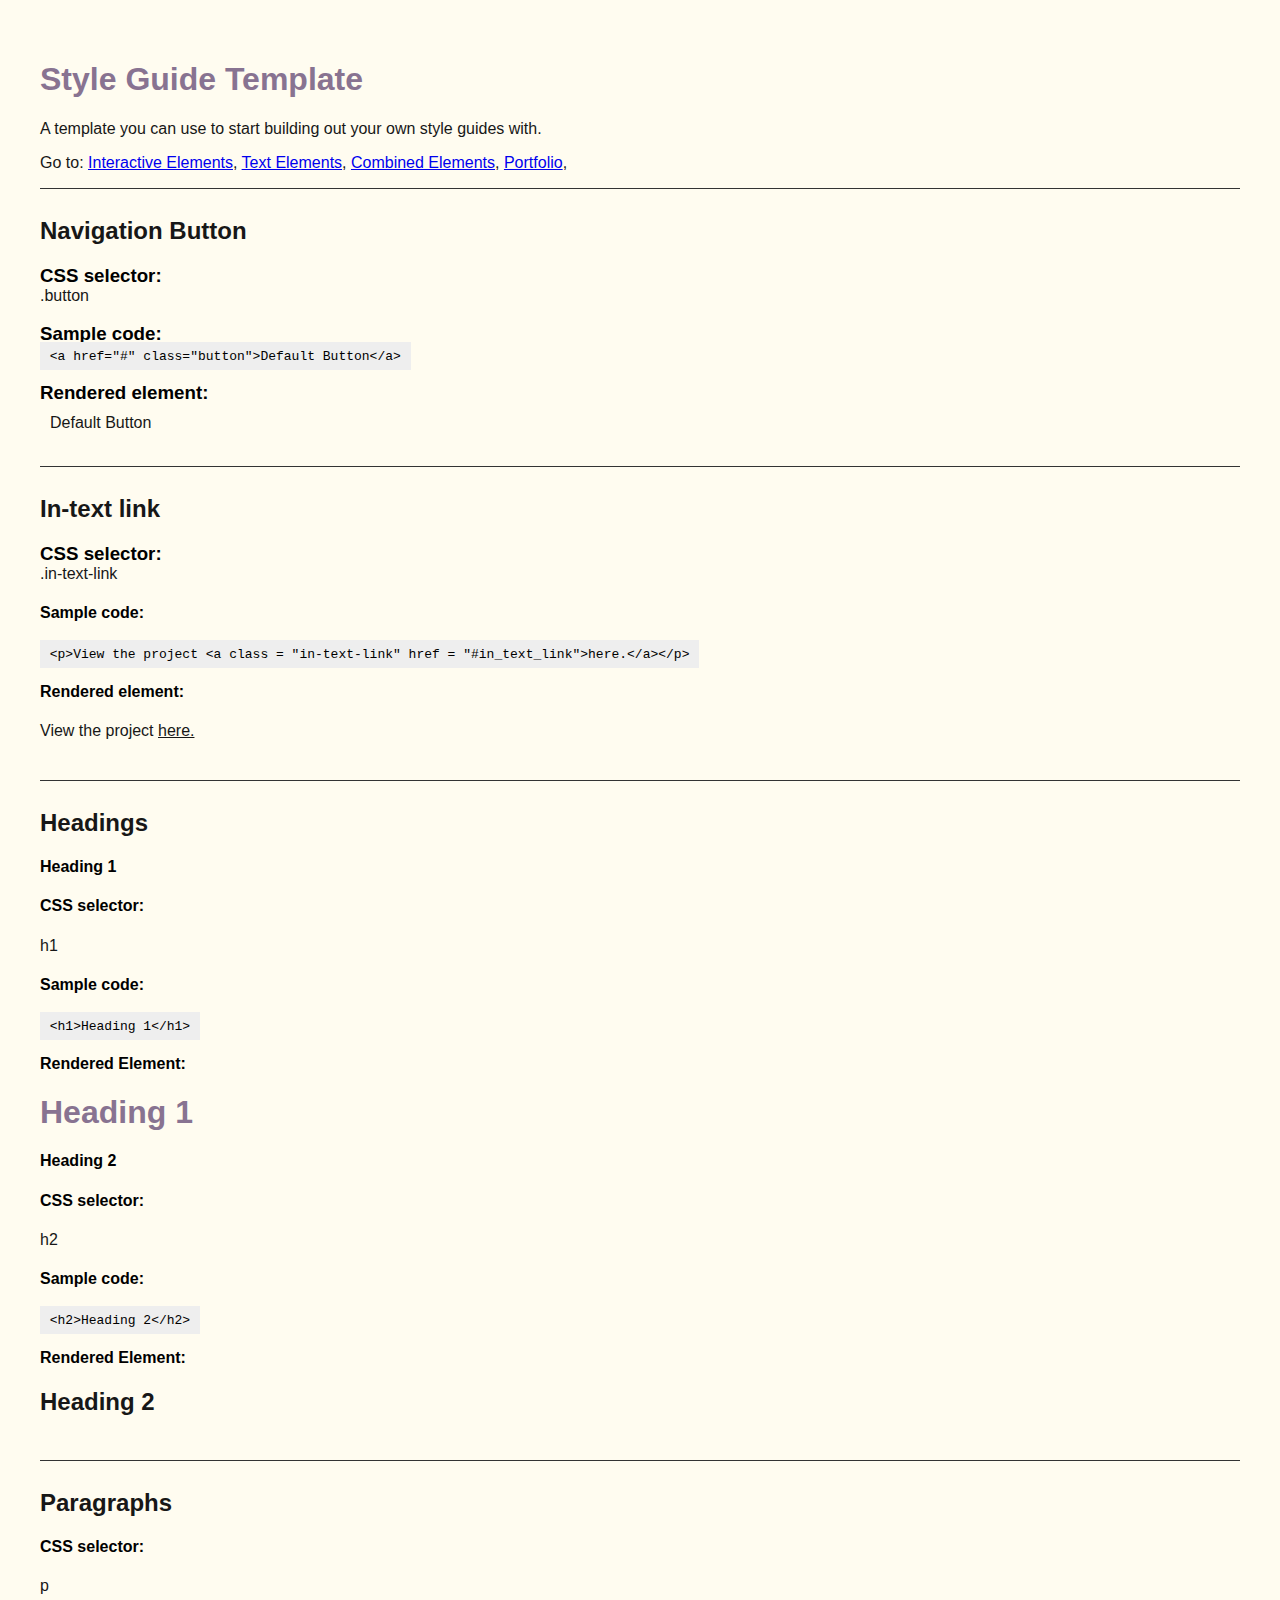
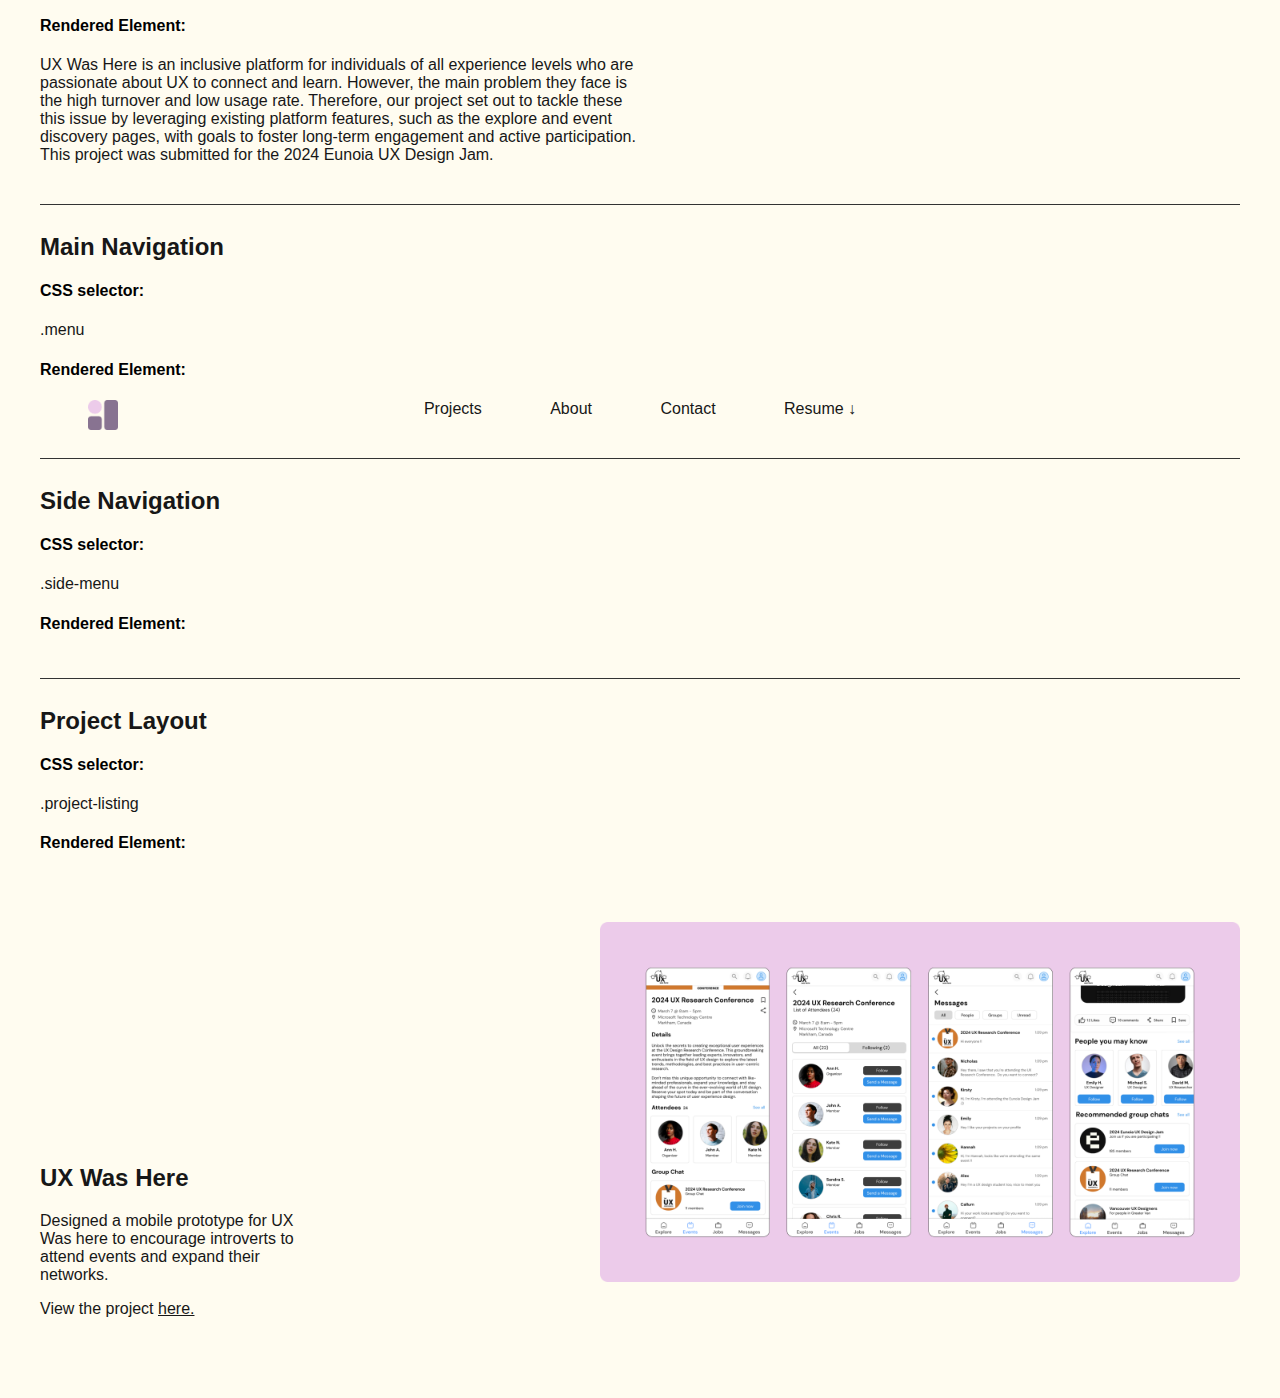
<file: Template.html>
<!DOCTYPE html>
<html lang="en">

  <head>

    <meta charset="utf-8">
    <meta name="viewport" content="width=device-width, initial-scale=1.0">
    <title>Style Guide Template</title>

    <link rel="icon" type="image/x-icon" href="img/site-logo.png">

    <link href="css/main.css" rel="stylesheet">
    <link href="https://fonts.cdnfonts.com/css/satoshi" rel="stylesheet">
                

  </head>

  <body>

    <h1>Style Guide Template</h1>

    <p>A template you can use to start building out your own style guides with.</p>


    <nav>
      
      <p>
        Go to:
        <a href="#interactive_elements">Interactive Elements</a>,
        <a href="#text_elements">Text Elements</a>,
        <a href="#combined_elements">Combined Elements</a>,
        <a href="index.html">Portfolio</a>,
      </p>

    </nav>



    <!-- INTERACTIVE ELEMENTS SECTION // -->
    <section id="interactive_elements">

      <!-- Default Button styling section -->
      <section>

        <h2>Navigation Button</h2>

        <h3>CSS selector:</h3>
        <p>.button</p>

        <h3>Sample code:</h3>
        <code>&lt;a href="#" class="button"&gt;Default Button&lt;/a&gt;</code>

        <h3>Rendered element:</h3>
        <a class="button" href="#">Default Button</a>

      </section>

      <section>
        <h2>In-text link</h2>
        <h3>CSS selector:</h3>
        <p>.in-text-link</p>

        <h4>Sample code:</h4>
        <code>&lt;p&gt;View the project &lt;a class = "in-text-link" href = "#in_text_link"&gt;here.&lt;/a&gt;&lt;/p&gt;</code>

        <h4>Rendered element:</h4>

        <p>View the project <a class = "in-text-link" href = "#in_text_link">here.</a></p>
      </section>


    </section>
    <!-- // INTERACTIVE ELEMENTS SECTION -->



    <!-- TEXT ELEMENTS SECTION // -->
    <section id="text_elements">

      <section>
        <h2>Headings</h2>

        <h4>Heading 1</h4>
        <h4>CSS selector:</h4>
        <p>h1</p>
        <h4>Sample code:</h4>
        <code>&lt;h1&gt;Heading 1&lt;/h1&gt;</code>
        <h4>Rendered Element:</h4>
        <h1>Heading 1</h1>

        <h4>Heading 2</h4>
        <h4>CSS selector:</h4>
        <p>h2</p>
        <h4>Sample code:</h4>
        <code>&lt;h2&gt;Heading 2&lt;/h2&gt;</code>
        <h4>Rendered Element:</h4>
        <h2>Heading 2</h2>

      </section>

      <section>
        <h2>Paragraphs</h2>
        <h4>CSS selector:</h4>
        <p>p</p>
        <h4>Rendered Element:</h4>
        <p>UX Was Here is an inclusive platform for individuals of all experience levels who are passionate about UX to connect and learn.  However, the main problem they face is the high turnover and low usage rate.  Therefore, our project set out to tackle these this issue by leveraging existing platform features, such as the explore and event discovery pages, with goals to foster long-term engagement and active participation.  This project was submitted for the 2024 Eunoia UX Design Jam.</p>
      </section>

    </section>
    <!-- // TEXT ELEMENTS SECTION -->



    <!-- COMBINED ELEMENTS SECTION // -->
    <section id="combined_elements">

      <section>
        <h2>Main Navigation</h2>
        <h4>CSS selector:</h4>
        <p>.menu</p>
        <h4>Rendered Element:</h4>
        <div class = "menu">
          <ul>
            <li class = "logo-item"><a class="button-nav" href="index.html"><img src="img/site-logo.png" alt="Logo with initials IL." width="30"></a></li>
            <li><a class="button-nav" href="projects.html">Projects</a></li>
            <li><a class="button-nav" href="about.html">About</a></li>
            <li><a class="button-nav" href="contact.html">Contact</a></li>
            <li><a class="button-nav" href = "https://drive.google.com/file/d/178QmvNv8iZW552TYQvbDWBPIrirCzliX/view?usp=sharing" download>Resume ↓</a></li>
          </ul>
        </div>
      </section>

      <section>
        <h2>Side Navigation</h2>
        <h4>CSS selector:</h4>
        <p>.side-menu</p>
        <h4>Rendered Element:</h4>
        <!-- commented so it doesn't cover styleguide -->
        <!-- <div class = "side-menu">
          <ul>
            <li><a class="button-nav" href="#">Project Overview</a></li>
            <li><a class="button-nav" href="#">Client Goals</a></li>
            <li><a class="button-nav" href="#">Existing Features</a></li>
          </ul>
        </div> -->
      </section>

      <section>
        <h2>Project Layout</h2>
        <h4>CSS selector:</h4>
        <p>.project-listing</p>
        <h4>Rendered Element:</h4>
          <div class ="project-listing">
            <div class ="project-content">
              <h2>UX Was Here</h2>
              <p>Designed a mobile prototype for UX Was here to encourage introverts to attend events and expand their networks.</p>
              <p>View the project <a class = "in-text-link" href = "#in_text_link">here.</a></p>
            </div>
            <div class = "project-img">
              <img src="img/ux-was-here.png" alt="Mockups of a mobile app design for UX Was Here.">
            </div>
        </div>
      </section>

    </section>
    <!-- // COMBINED ELEMENTS SECTION -->


  </body>
</html>
</file>
<file: css/main.css>
body{font-family:sans-serif;padding:2rem;background-color:#fffcf0}section:not([id]){margin:1em 0;padding:0.5em 0;border-top:1px solid #333}section h3{margin-bottom:0}section p{margin-top:0}section code{background-color:#EEE;padding:0.5em 0.75em}h1{font-family:"Satoshi","Helvetica",sans-serif;color:#887391;font-size:2rem}h2{font-family:"Satoshi","Helvetica",sans-serif;color:#171717;font-size:1.5rem}p{margin-top:0;font-family:"Satoshi","Inter",sans-serif;color:#171717;font-size:1rem;max-width:50%}.in-text-link{-webkit-transition:color 0.3s ease;transition:color 0.3s ease;color:#171717}.in-text-link:focus,.in-text-link:hover{color:#887391}.button{-webkit-transition:color 0.3s ease;transition:color 0.3s ease;color:#171717;font-family:"Satoshi","Inter",sans-serif;font-weight:500;font-size:1rem;padding:10px;display:inline-block;text-decoration:none}.button:focus,.button:hover{color:#887391}.menu{-webkit-transition:color 0.3s ease;transition:color 0.3s ease;color:#171717;font-family:"Satoshi","Inter",sans-serif;font-weight:500;font-size:1rem;text-align:center}.menu ul{margin-top:0.5rem;list-style-type:none;padding:0}.menu ul li{display:inline-block;margin-right:4rem}.menu ul li:last-child{margin-right:0}.menu ul li.logo-item{float:left;margin-left:3rem;margin-right:-6rem}.menu ul li a{text-decoration:none;color:#171717;font-size:1rem;font-weight:500;-webkit-transition:color 0.3s ease;transition:color 0.3s ease;font-family:"Satoshi","Inter",sans-serif}.menu a:focus,.menu a:hover{color:#887391}.side-menu{position:fixed;top:9rem;left:0;width:10rem;margin-left:3rem}.side-menu ul{list-style-type:none;padding:0}.side-menu ul li{margin-bottom:0.5rem;line-height:1.5rem}.side-menu ul li:last-child{margin-right:0}.side-menu ul li a{text-decoration:none;color:#171717;font-size:0.9rem;-webkit-transition:color 0.3s ease;transition:color 0.3s ease;font-family:"Satoshi","Inter",sans-serif}.side-menu a:focus,.side-menu a:hover{color:#887391}.project-listing{display:-webkit-box;display:-ms-flexbox;display:flex;-webkit-box-pack:justify;-ms-flex-pack:justify;justify-content:space-between;-webkit-box-align:end;-ms-flex-align:end;align-items:flex-end;margin-bottom:3rem;padding-bottom:3rem;border-bottom:1px solid #887391}.project-listing:last-child{border-bottom:none;padding-bottom:0rem;margin-bottom:0rem}.project-content{-ms-flex-item-align:end;align-self:flex-end}.project-listing p{width:40vw}.project-img img{max-width:100%;width:50vw;height:auto}.project-listing-img img{max-width:100%;width:50vw;height:auto;-webkit-transition:0.3s ease;transition:0.3s ease}.project-listing-img img:hover{-webkit-transform:scale(1.05);transform:scale(1.05);-webkit-filter:brightness(80%);filter:brightness(80%)}.main-content{margin-left:3rem;margin-right:3rem;margin-top:5rem}.bio{margin-top:2rem;margin-bottom:10rem;padding-top:3rem}.projects{padding-top:3rem;border-top:1px solid #887391}.project-main-content{margin-left:18rem;margin-right:3rem;margin-top:5rem}.project-main-content h2{margin-bottom:2rem;margin-top:5rem}.project-img{margin-bottom:3rem;margin-top:3rem}.project-info-card{display:-webkit-box;display:-ms-flexbox;display:flex;-webkit-box-orient:horizontal;-webkit-box-direction:normal;-ms-flex-direction:row;flex-direction:row;-webkit-box-pack:justify;-ms-flex-pack:justify;justify-content:space-between;-webkit-box-align:start;-ms-flex-align:start;align-items:flex-start;gap:1rem}.info-item{-webkit-box-flex:2;-ms-flex:2;flex:2}.bold-paragraph p{font-weight:500}.about-skills{display:-webkit-box;display:-ms-flexbox;display:flex;-webkit-box-orient:horizontal;-webkit-box-direction:normal;-ms-flex-direction:row;flex-direction:row;-webkit-box-pack:start;-ms-flex-pack:start;justify-content:flex-start;-webkit-box-align:start;-ms-flex-align:start;align-items:flex-start;margin-top:5rem}.info-item-about p{width:30vw}.contact-main{display:-webkit-box;display:-ms-flexbox;display:flex;-webkit-box-orient:horizontal;-webkit-box-direction:normal;-ms-flex-direction:row;flex-direction:row;-webkit-box-pack:start;-ms-flex-pack:start;justify-content:flex-start;-webkit-box-align:start;-ms-flex-align:start;align-items:flex-start;gap:10rem;margin-top:5rem}.contact-main p{width:20vw}::-moz-selection{color:#FFFCF0;background:#887391}::selection{color:#FFFCF0;background:#887391}::-webkit-scrollbar{width:12px;background-color:#ECCBEA}::-webkit-scrollbar-thumb{background-color:#887391;border-radius:6px}::-webkit-scrollbar-track{background-color:#ECCBEA}footer{margin-top:5rem;font-weight:500;border-top:1px solid #887391;margin-left:3rem;margin-right:3rem;padding-top:3rem;padding-bottom:1rem}footer ul{margin-top:0.5rem;list-style-type:none;padding:0}footer ul li{display:-webkit-box;display:-ms-flexbox;display:flex;-webkit-box-orient:horizontal;-webkit-box-direction:normal;-ms-flex-direction:row;flex-direction:row}footer ul li a{text-decoration:none;color:#171717;font-size:1rem;font-weight:500;-webkit-transition:color 0.3s ease;transition:color 0.3s ease;font-family:"Satoshi","Inter",sans-serif}.menu a:focus,footer a:hover{color:#887391}@media screen and (max-width:768px){body{padding-left:0rem;padding-right:0rem;padding-top:2rem;padding-bottom:2rem}.menu ul li{margin-right:1rem}.main-content{padding:1rem}p{max-width:100%}.project-listing{-webkit-box-orient:vertical;-webkit-box-direction:normal;-ms-flex-direction:column;flex-direction:column;-webkit-box-align:center;-ms-flex-align:center;align-items:center;-webkit-box-pack:justify;-ms-flex-pack:justify;justify-content:space-between;margin-bottom:3rem;padding-bottom:3rem;border-bottom:1px solid #887391}.project-content{margin-right:0;margin-bottom:1rem;-ms-flex-item-align:center;-ms-grid-row-align:center;align-self:center}.project-listing p{width:40vw}.project-listing-img img{width:100vw}.contact-main{-webkit-box-orient:vertical;-webkit-box-direction:normal;-ms-flex-direction:column;flex-direction:column;gap:4rem;margin-top:2rem}.side-menu{display:none}.project-main-content{margin-left:3rem;margin-right:3rem;margin-top:5rem}.project-main-content h2{margin-bottom:2rem;margin-top:5rem}.project-img{margin-bottom:1.5rem;margin-top:1.5rem}.project-img img{width:100vw}.about-skills{gap:5rem}footer{margin-top:1rem}}@media screen and (max-width:576px){.menu ul li{margin-right:1rem;display:block}.main-content{margin-top:1rem}.bio{margin-top:1rem;margin-bottom:5rem;padding-top:0rem}}
</file>
